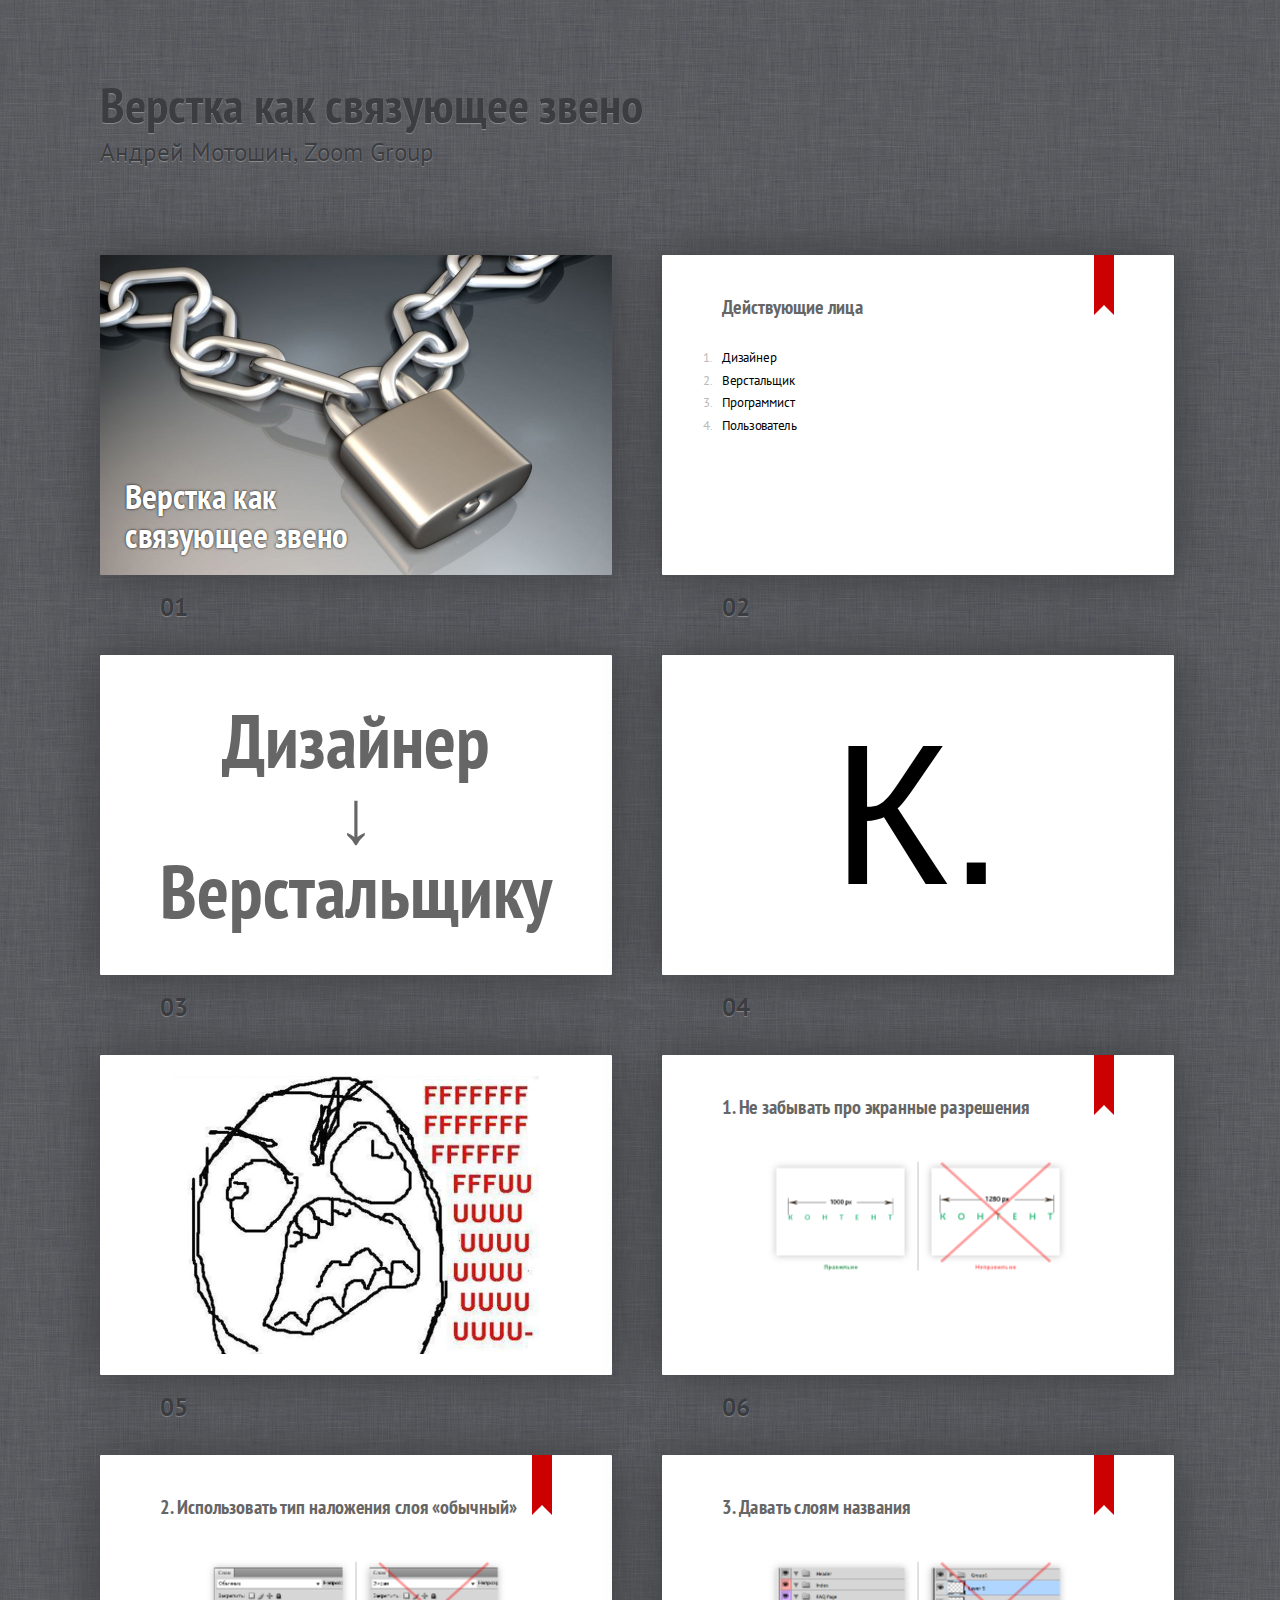
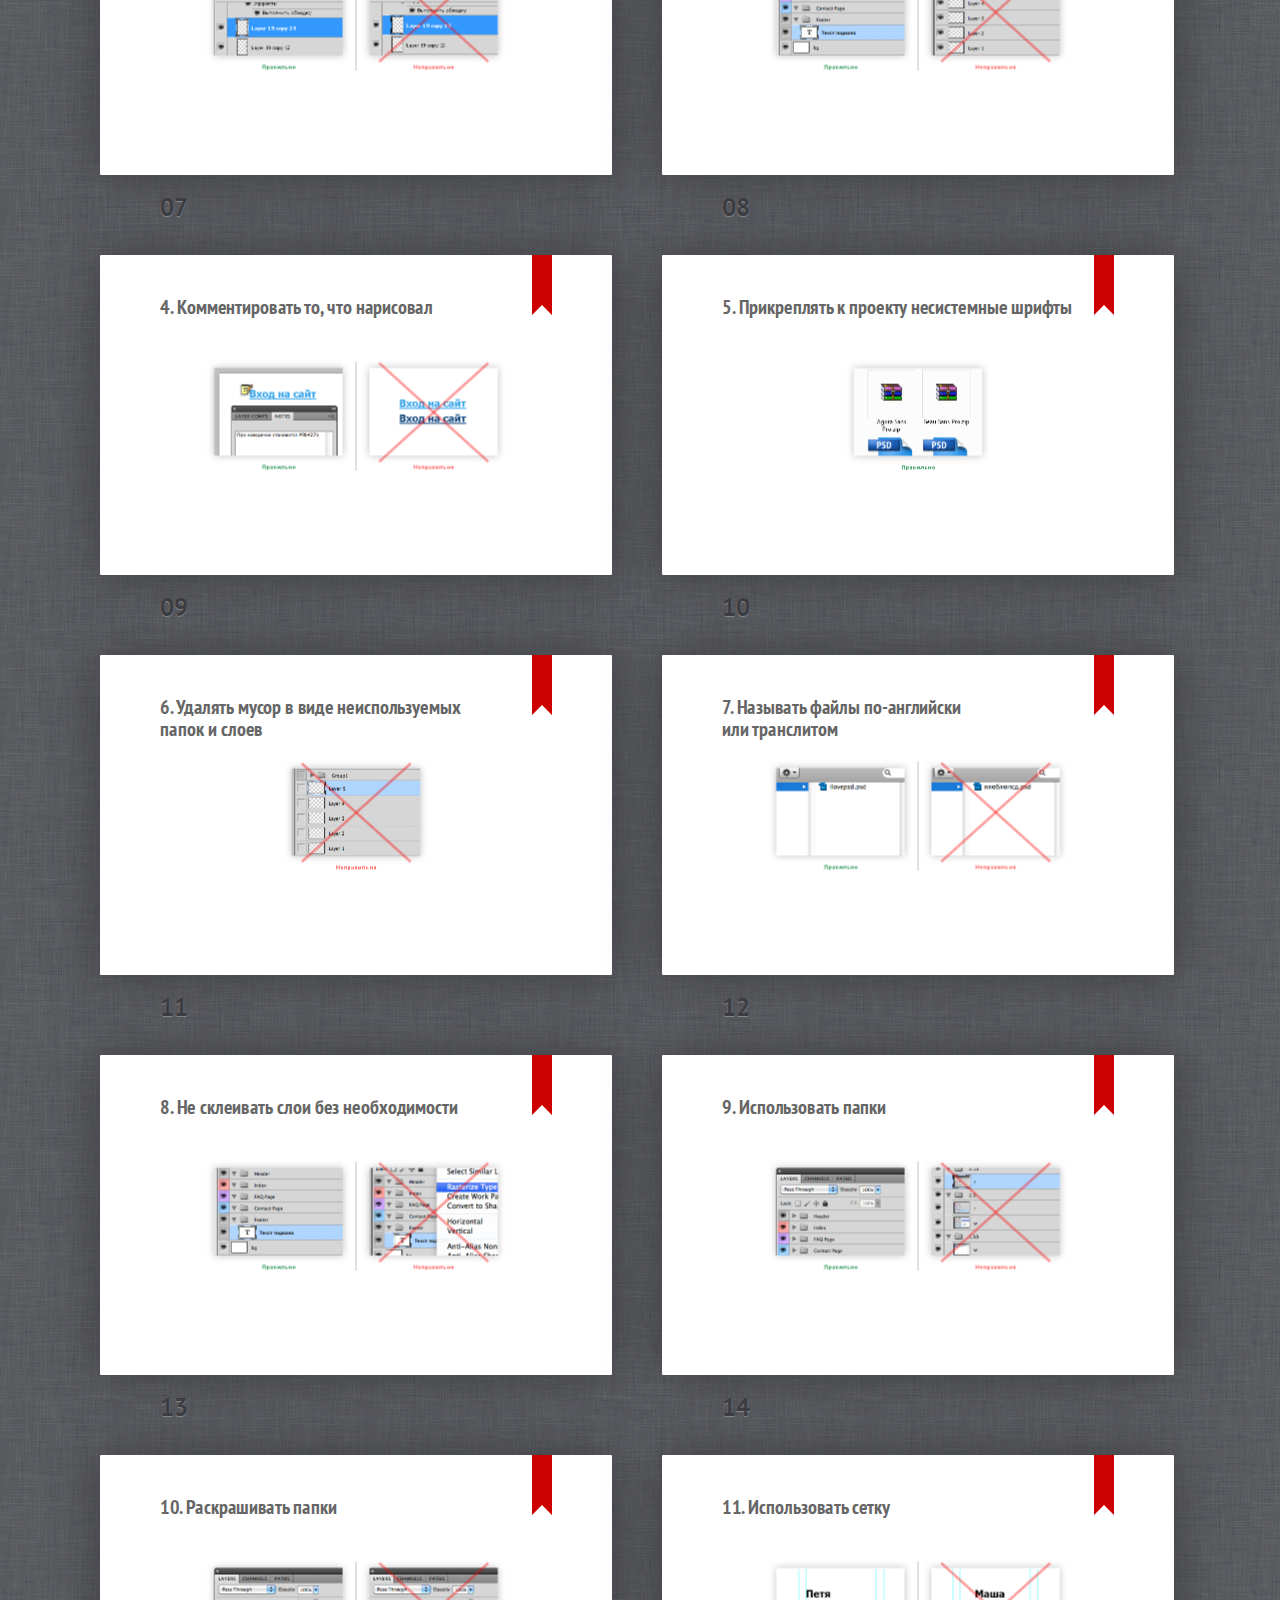
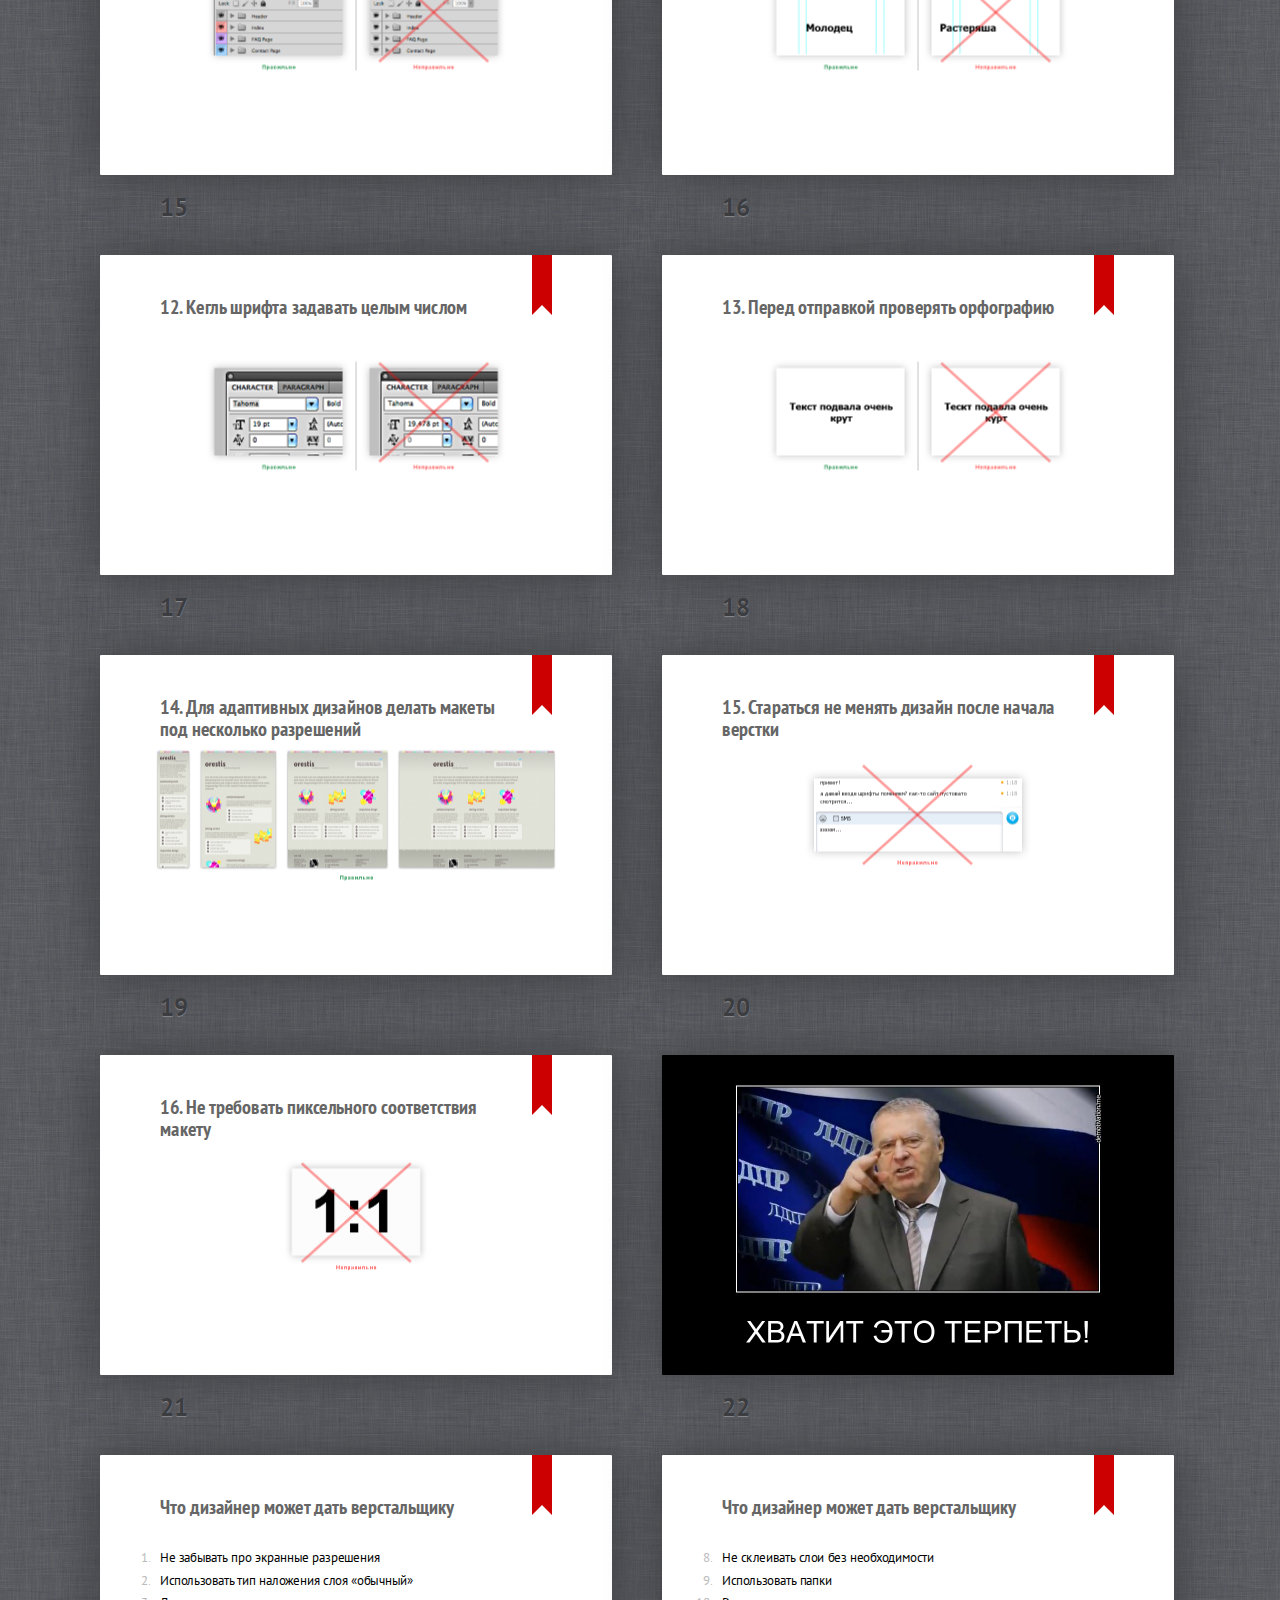
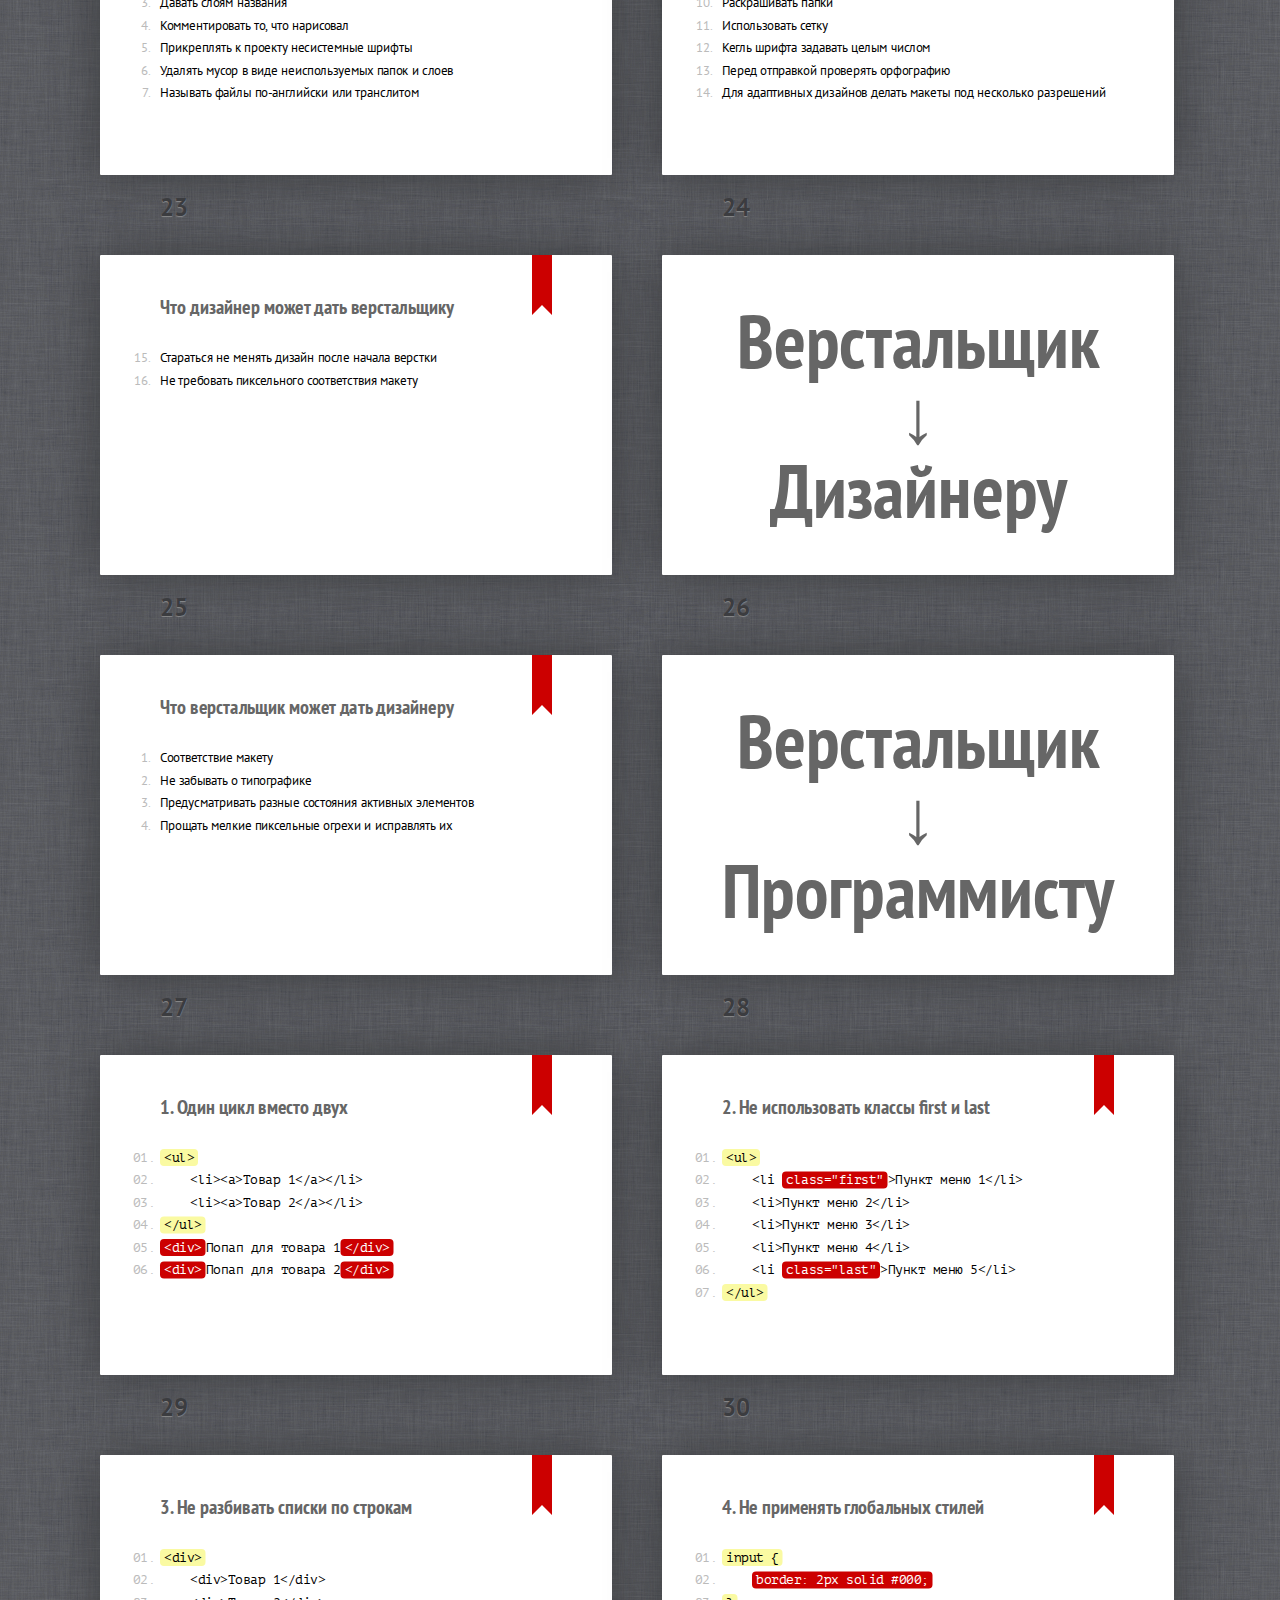
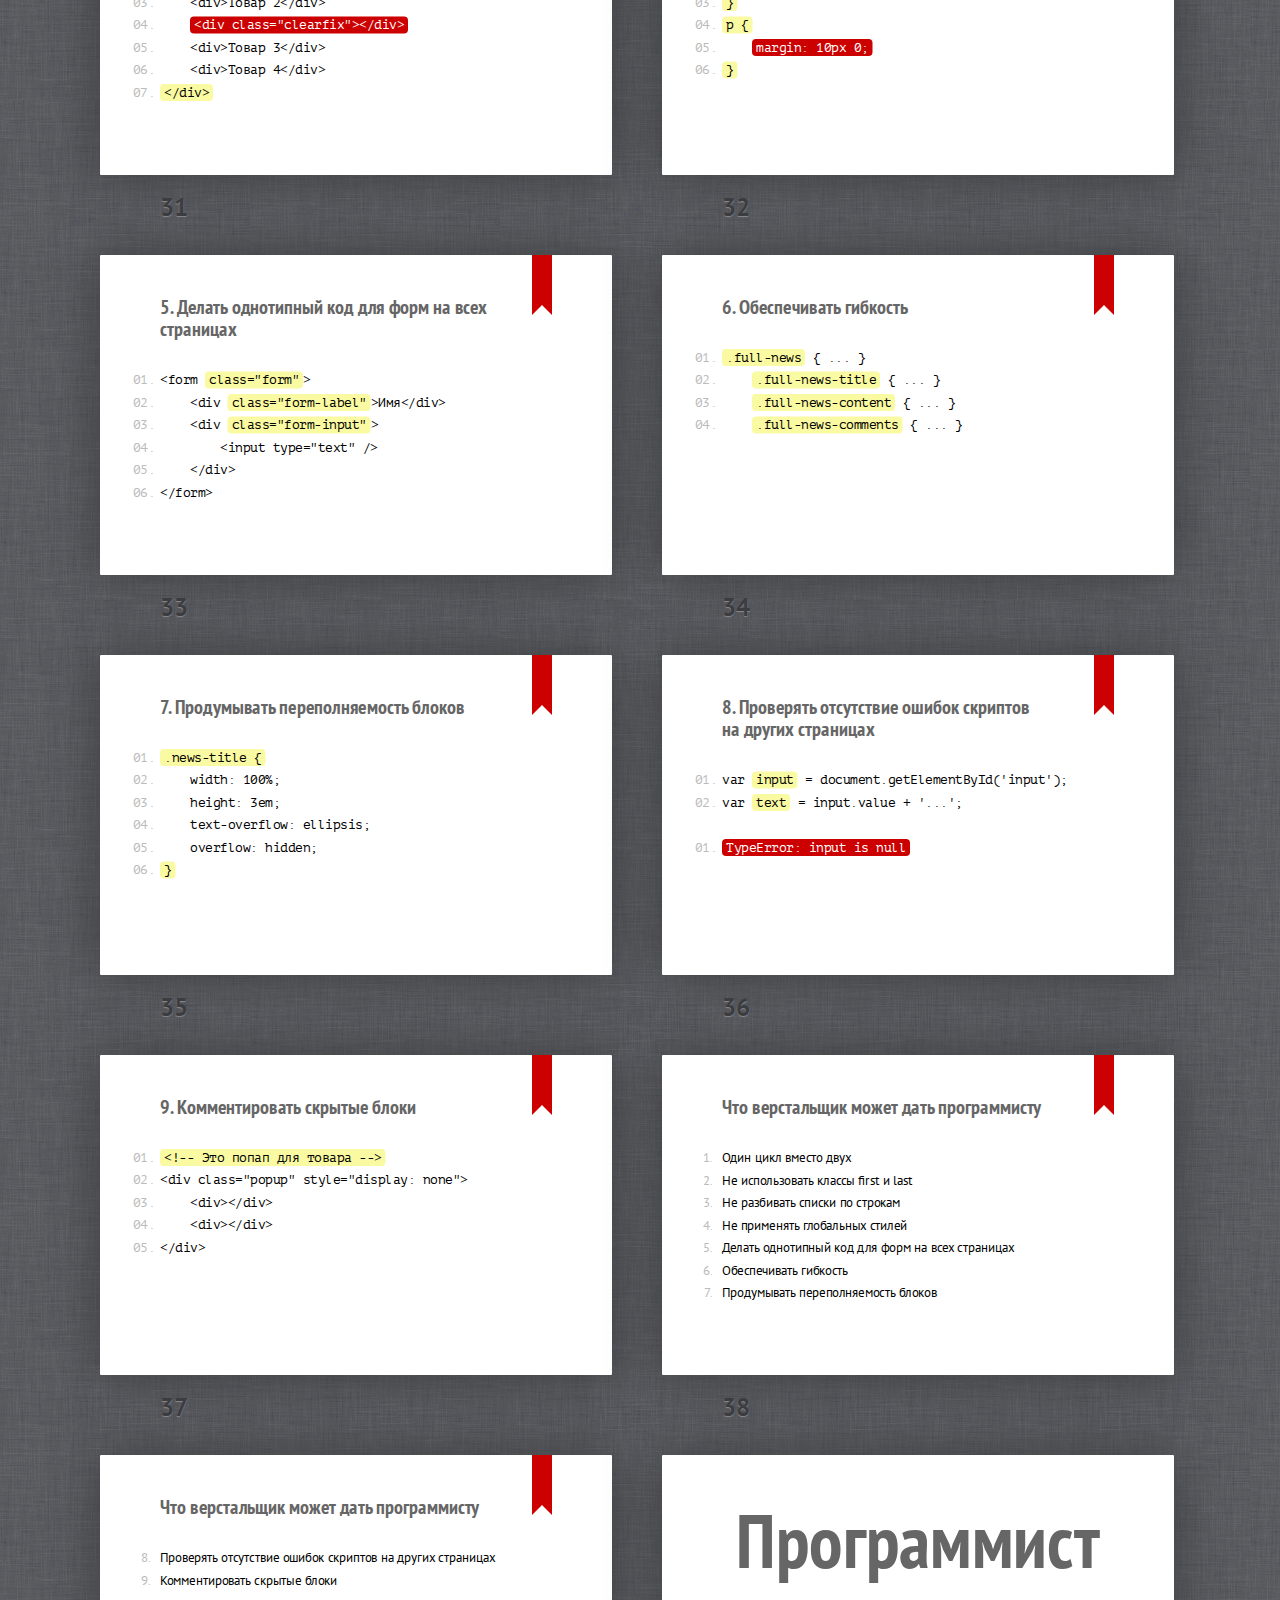
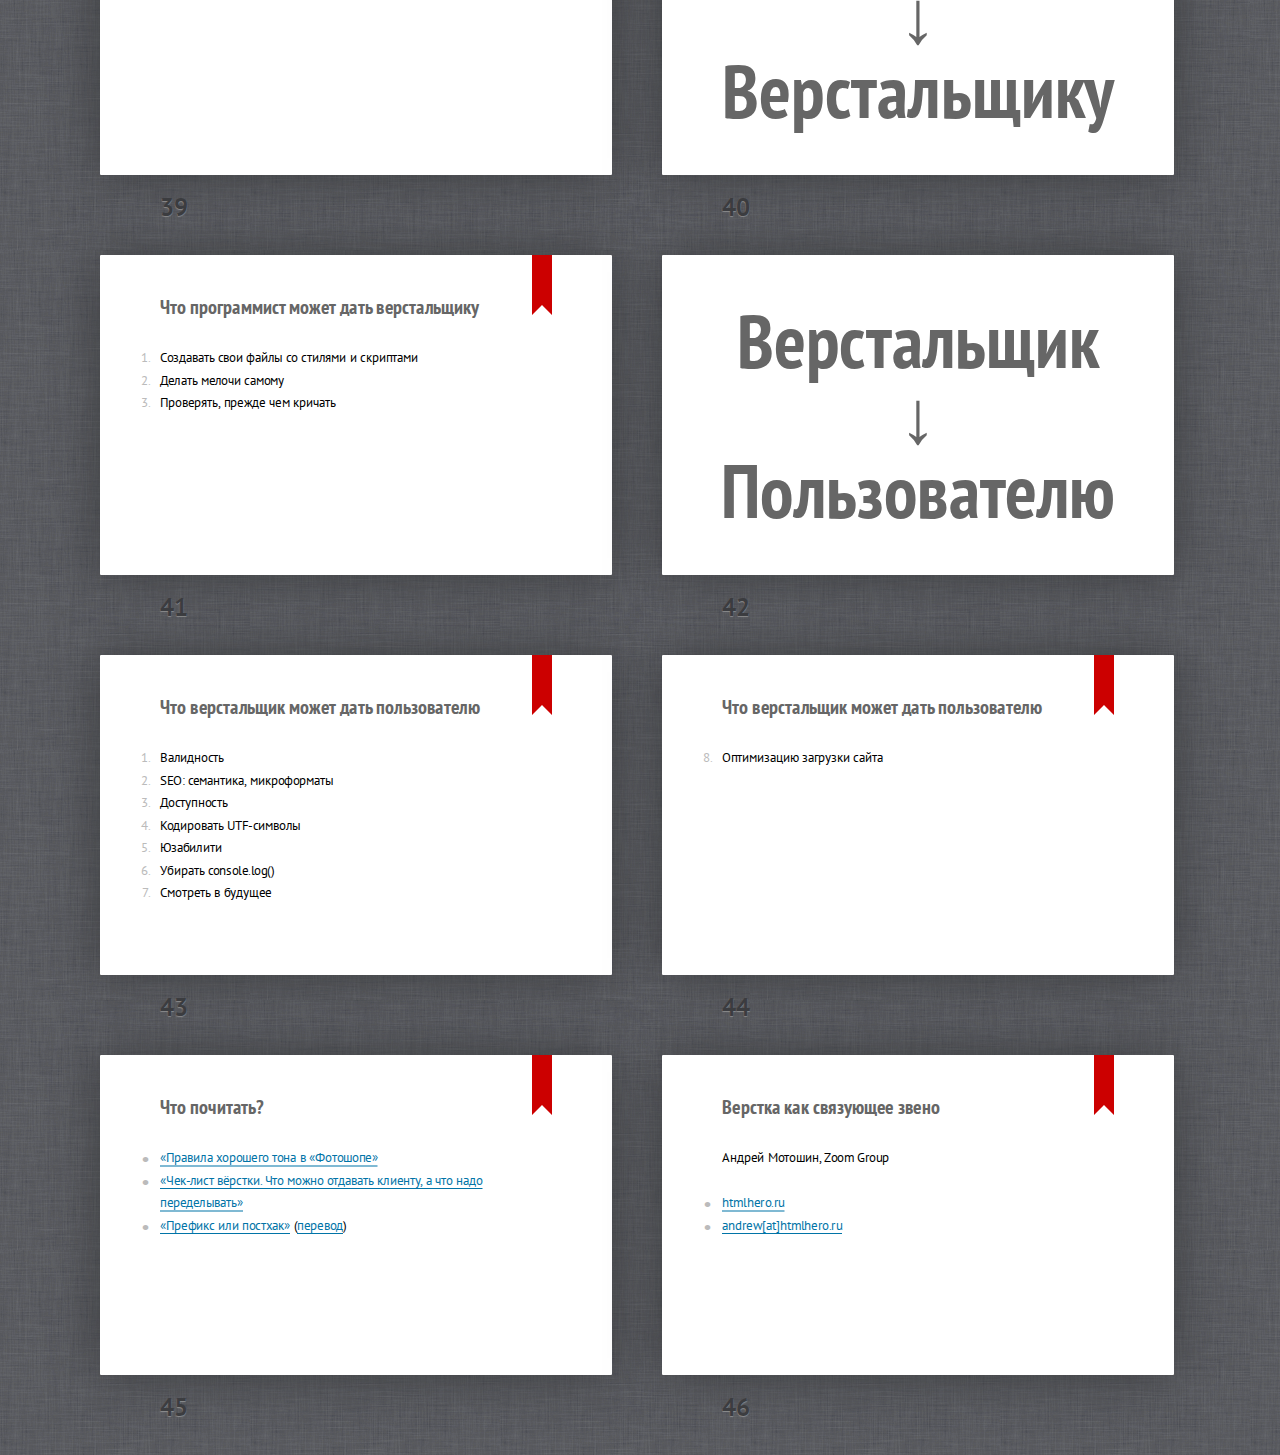
<file: index.html>
<!DOCTYPE HTML>
<html lang="ru-RU">
<head>
	<title>Верстка как связующее звено</title>
	<meta charset="UTF-8" />
	<meta name="viewport" content="width=1274, user-scalable=no" />
	<link rel="stylesheet" href="themes/ribbon/styles/style.css" />
	<style>
		#Cover h2 {
			width: 500px;
			font-size: 70px;
			color: #fff;
			text-shadow: 0 0 5px #000;
			position: absolute;
			bottom: 40px;
			left: 50px;
		}
		#Key h2 {
			font-family: Arial, sans-serif;
			font-size: 400px;
			font-weight: normal;
			color: #000;
		}
	</style>
</head>
<body class="list">

	<header class="caption">
		<h1>Верстка как связующее звено</h1>
		<p>Андрей Мотошин, Zoom Group</p>
	</header>
	<div class="slide bg" id="Cover">
		<div>
			<section>
				<header>
					<h2>Верстка как связующее звено</h2>
				</header>
				<img src="images/cover.jpg" alt="" />
			</section>
		</div>
	</div>

	<div class="slide" id="SitePeople">
		<div>
			<section>
				<header>
					<h2>Действующие лица</h2>
				</header>
				<ol>
					<li>Дизайнер</li>
					<li>Верстальщик</li>
					<li>Программист</li>
					<li>Пользователь</li>
				</ol>
			</section>
		</div>
	</div>

	<div class="slide shout" id="DesingToMarkupCover">
		<div>
			<section>
				<header>
					<h2>Дизайнер<br />&darr;<br />Верстальщику</h2>
				</header>
			</section>
		</div>
	</div>
	<div class="slide shout" id="Key">
		<div>
			<section>
				<header>
					<h2>К.</h2>
				</header>
			</section>
		</div>
	</div>
	<div class="slide bg" id="FffUuu">
		<div>
			<section>
				<img src="images/fffuuu.jpg" alt="" />
			</section>
		</div>
	</div>
	<div class="slide" id="DesignToMarkup1">
		<div>
			<section>
				<header>
					<h2>1. Не забывать про экранные разрешения</h2>
				</header>
				<img class="middle" src="images/dtm1.png" alt="" />
			</section>
		</div>
	</div>
	<div class="slide" id="DesignToMarkup2">
		<div>
			<section>
				<header>
					<h2>2. Использовать тип наложения слоя &laquo;обычный&raquo;</h2>
				</header>
				<img class="middle" src="images/dtm2.png" alt="" />
			</section>
		</div>
	</div>
	<div class="slide" id="DesignToMarkup3">
		<div>
			<section>
				<header>
					<h2>3. Давать слоям названия</h2>
				</header>
				<img class="middle" src="images/dtm3.png" alt="" />
			</section>
		</div>
	</div>
	<div class="slide" id="DesignToMarkup4">
		<div>
			<section>
				<header>
					<h2>4. Комментировать то, что нарисовал</h2>
				</header>
				<img class="middle" src="images/dtm4.png" alt="" />
			</section>
		</div>
	</div>
	<div class="slide" id="DesignToMarkup5">
		<div>
			<section>
				<header>
					<h2>5. Прикреплять к проекту несистемные шрифты</h2>
				</header>
				<img class="middle" src="images/dtm5.png" alt="" />
			</section>
		</div>
	</div>
	<div class="slide" id="DesignToMarkup6">
		<div>
			<section>
				<header>
					<h2>6. Удалять мусор в виде неиспользуемых<br />папок и слоев</h2>
				</header>
				<img class="middle" src="images/dtm6.png" alt="" />
			</section>
		</div>
	</div>
	<div class="slide" id="DesignToMarkup7">
		<div>
			<section>
				<header>
					<h2>7. Называть файлы по-английски<br />или транслитом</h2>
				</header>
				<img class="middle" src="images/dtm7.png" alt="" />
			</section>
		</div>
	</div>
	<div class="slide" id="DesignToMarkup8">
		<div>
			<section>
				<header>
					<h2>8. Не склеивать слои без необходимости</h2>
				</header>
				<img class="middle" src="images/dtm8.png" alt="" />
			</section>
		</div>
	</div>
	<div class="slide" id="DesignToMarkup9">
		<div>
			<section>
				<header>
					<h2>9. Использовать папки</h2>
				</header>
				<img class="middle" src="images/dtm9.png" alt="" />
			</section>
		</div>
	</div>
	<div class="slide" id="DesignToMarkup10">
		<div>
			<section>
				<header>
					<h2>10. Раскрашивать папки</h2>
				</header>
				<img class="middle" src="images/dtm10.png" alt="" />
			</section>
		</div>
	</div>
	<div class="slide" id="DesignToMarkup11">
		<div>
			<section>
				<header>
					<h2>11. Использовать сетку</h2>
				</header>
				<img class="middle" src="images/dtm11.png" alt="" />
			</section>
		</div>
	</div>
	<div class="slide" id="DesignToMarkup12">
		<div>
			<section>
				<header>
					<h2>12. Кегль шрифта задавать целым числом</h2>
				</header>
				<img class="middle" src="images/dtm12.png" alt="" />
			</section>
		</div>
	</div>
	<div class="slide" id="DesignToMarkup13">
		<div>
			<section>
				<header>
					<h2>13. Перед отправкой проверять орфографию</h2>
				</header>
				<img class="middle" src="images/dtm13.png" alt="" />
			</section>
		</div>
	</div>
	<div class="slide" id="DesignToMarkup14">
		<div>
			<section>
				<header>
					<h2>14. Для адаптивных дизайнов делать макеты<br />под несколько разрешений</h2>
				</header>
				<img class="middle" src="images/dtm14.png" alt="" />
			</section>
		</div>
	</div>
	<div class="slide" id="DesignToMarkup15">
		<div>
			<section>
				<header>
					<h2>15. Стараться не менять дизайн после начала верстки</h2>
				</header>
				<img class="middle" src="images/dtm15.png" alt="" />
			</section>
		</div>
	</div>
	<div class="slide" id="DesignToMarkup16">
		<div>
			<section>
				<header>
					<h2>16. Не требовать пиксельного соответствия<br />макету</h2>
				</header>
				<img class="middle" src="images/dtm16.png" alt="" />
			</section>
		</div>
	</div>
	<div class="slide bg" id="Enough">
		<div>
			<section>
				<img src="images/enough.jpg" alt="" />
			</section>
		</div>
	</div>
	<div class="slide" id="DesignToMarkupTotal1">
		<div>
			<section>
				<header>
					<h2>Что дизайнер может дать верстальщику</h2>
				</header>
				<ol>
					<li>Не забывать про экранные разрешения</li>
					<li>Использовать тип наложения слоя &laquo;обычный&raquo;</li>
					<li>Давать слоям названия</li>
					<li>Комментировать то, что нарисовал</li>
					<li>Прикреплять к проекту несистемные шрифты</li>
					<li>Удалять мусор в виде неиспользуемых папок и слоев</li>
					<li>Называть файлы по-английски или транслитом</li>
				</ol>
			</section>
		</div>
	</div>
	<div class="slide" id="DesignToMarkupTotal2">
		<div>
			<section>
				<header>
					<h2>Что дизайнер может дать верстальщику</h2>
				</header>
				<ol start="7">
					<li>Не склеивать слои без необходимости</li>
					<li>Использовать папки</li>
					<li>Раскрашивать папки</li>
					<li>Использовать сетку</li>
					<li>Кегль шрифта задавать целым числом</li>
					<li>Перед отправкой проверять орфографию</li>
					<li>Для адаптивных дизайнов делать макеты под несколько разрешений</li>
				</ol>
			</section>
		</div>
	</div>
	<div class="slide" id="DesignToMarkupTotal3">
		<div>
			<section>
				<header>
					<h2>Что дизайнер может дать верстальщику</h2>
				</header>
				<ol start="14">
					<li>Стараться не менять дизайн после начала верстки</li>
					<li>Не требовать пиксельного соответствия макету</li>
				</ol>
			</section>
		</div>
	</div>

	<div class="slide shout" id="MarkupToDesignCover">
		<div>
			<section>
				<header>
					<h2>Верстальщик<br />&darr;<br />Дизайнеру</h2>
				</header>
			</section>
		</div>
	</div>
	<div class="slide" id="MarkupToDesign1">
		<div>
			<section>
				<header>
					<h2>Что верстальщик может дать дизайнеру</h2>
				</header>
				<ol class="inner">
					<li class="active">Соответствие макету</li>
					<li>Не забывать о типографике</li>
					<li>Предусматривать разные состояния активных элементов</li>
					<li>Прощать мелкие пиксельные огрехи и исправлять их</li>
				</ol>
			</section>
		</div>
	</div>

	<div class="slide shout" id="MarkupToProgrammingCover">
		<div>
			<section>
				<header>
					<h2>Верстальщик<br />&darr;<br />Программисту</h2>
				</header>
			</section>
		</div>
	</div>
	<div class="slide" id="MarkupToProgramming1">
		<div>
			<section>
				<header>
					<h2>1. Один цикл вместо двух</h2>
				</header>
				<pre>
					<code><mark>&lt;ul&gt;</mark></code>
					<code>    &lt;li&gt;&lt;a&gt;Товар 1&lt;/a&gt;&lt;/li&gt;</code>
					<code>    &lt;li&gt;&lt;a&gt;Товар 2&lt;/a&gt;&lt;/li&gt;</code>
					<code><mark>&lt;/ul&gt;</mark></code>
					<code><mark class="important">&lt;div&gt;</mark>Попап для товара 1<mark class="important">&lt;/div&gt;</mark></code>
					<code><mark class="important">&lt;div&gt;</mark>Попап для товара 2<mark class="important">&lt;/div&gt;</mark></code>
				</pre>
			</section>
		</div>
	</div>
	<div class="slide" id="MarkupToProgramming2">
		<div>
			<section>
				<header>
					<h2>2. Не использовать классы first и last</h2>
				</header>
				<pre>
					<code><mark>&lt;ul&gt;</mark></code>
					<code>    &lt;li <mark class="important">class="first"</mark>&gt;Пункт меню 1&lt;/li&gt;</code>
					<code>    &lt;li&gt;Пункт меню 2&lt;/li&gt;</code>
					<code>    &lt;li&gt;Пункт меню 3&lt;/li&gt;</code>
					<code>    &lt;li&gt;Пункт меню 4&lt;/li&gt;</code>
					<code>    &lt;li <mark class="important">class="last"</mark>&gt;Пункт меню 5&lt;/li&gt;</code>
					<code><mark>&lt;/ul&gt;</mark></code>
				</pre>
			</section>
		</div>
	</div>
	<div class="slide" id="MarkupToProgramming3">
		<div>
			<section>
				<header>
					<h2>3. Не разбивать списки по строкам</h2>
				</header>
				<pre>
					<code><mark>&lt;div&gt;</mark></code>
					<code>    &lt;div&gt;Товар 1&lt;/div&gt;</code>
					<code>    &lt;div&gt;Товар 2&lt;/div&gt;</code>
					<code>    <mark class="important">&lt;div class="clearfix">&lt;/div&gt;</mark></code>
					<code>    &lt;div&gt;Товар 3&lt;/div&gt;</code>
					<code>    &lt;div&gt;Товар 4&lt;/div&gt;</code>
					<code><mark>&lt;/div&gt;</mark></code>
				</pre>
			</section>
		</div>
	</div>
	<div class="slide" id="MarkupToProgramming4">
		<div>
			<section>
				<header>
					<h2>4. Не применять глобальных стилей</h2>
				</header>
				<pre>
					<code><mark>input {</mark></code>
					<code>    <mark class="important">border: 2px solid #000;</mark></code>
					<code><mark>}</mark></code>
					<code><mark>p {</mark></code>
					<code>    <mark class="important">margin: 10px 0;</mark></code>
					<code><mark>}</mark></code>
				</pre>
			</section>
		</div>
	</div>
	<div class="slide" id="MarkupToProgramming5">
		<div>
			<section>
				<header>
					<h2>5. Делать однотипный код для форм на всех страницах</h2>
				</header>
				<pre>
					<code>&lt;form <mark>class="form"</mark>&gt;</code>
					<code>    &lt;div <mark>class="form-label"</mark>&gt;Имя&lt;/div&gt;</code>
					<code>    &lt;div <mark>class="form-input"</mark>&gt;</code>
					<code>        &lt;input type="text" /&gt;</code>
					<code>    &lt;/div&gt;</code>
					<code>&lt;/form&gt;</code>
				</pre>
			</section>
		</div>
	</div>
	<div class="slide" id="MarkupToProgramming6">
		<div>
			<section>
				<header>
					<h2>6. Обеспечивать гибкость</h2>
				</header>
				<pre>
					<code><mark>.full-news</mark> { ... }</code>
					<code>    <mark>.full-news-title</mark> { ... }</code>
					<code>    <mark>.full-news-content</mark> { ... }</code>
					<code>    <mark>.full-news-comments</mark> { ... }</code>
				</pre>
			</section>
		</div>
	</div>
	<div class="slide" id="MarkupToProgramming7">
		<div>
			<section>
				<header>
					<h2>7. Продумывать переполняемость блоков</h2>
				</header>
				<pre>
					<code><mark>.news-title {</mark></code>
					<code>    width: 100%;</code>
					<code>    height: 3em;</code>
					<code>    text-overflow: ellipsis;</code>
					<code>    overflow: hidden;</code>
					<code><mark>}</mark></code>
				</pre>
			</section>
		</div>
	</div>
	<div class="slide" id="MarkupToProgramming8">
		<div>
			<section>
				<header>
					<h2>8. Проверять отсутствие ошибок скриптов<br />на других страницах</h2>
				</header>
				<pre>
					<code>var <mark>input</mark> = document.getElementById('input');</code>
					<code>var <mark>text</mark> = input.value + '...';</code>
				</pre>
				<pre>
					<code><mark class="important">TypeError: input is null</mark></code>
				</pre>
			</section>
		</div>
	</div>
	<div class="slide" id="MarkupToProgramming9">
		<div>
			<section>
				<header>
					<h2>9. Комментировать скрытые блоки</h2>
				</header>
				<pre>
					<code><mark>&lt;!-- Это попап для товара --&gt;</mark></code>
					<code>&lt;div class="popup" style="display: none"&gt;</code>
					<code>    &lt;div&gt;&lt;/div&gt;</code>
					<code>    &lt;div&gt;&lt;/div&gt;</code>
					<code>&lt;/div&gt;</code>
				</pre>
			</section>
		</div>
	</div>
	<div class="slide" id="MarkupToProgrammingTotal1">
		<div>
			<section>
				<header>
					<h2>Что верстальщик может дать программисту</h2>
				</header>
				<ol>
					<li>Один цикл вместо двух</li>
					<li>Не использовать классы first и last</li>
					<li>Не разбивать списки по строкам</li>
					<li>Не применять глобальных стилей</li>
					<li>Делать однотипный код для форм на всех страницах</li>
					<li>Обеспечивать гибкость</li>
					<li>Продумывать переполняемость блоков</li>
				</ol>
			</section>
		</div>
	</div>
	<div class="slide" id="MarkupToProgrammingTotal2">
		<div>
			<section>
				<header>
					<h2>Что верстальщик может дать программисту</h2>
				</header>
				<ol start="7">
					<li>Проверять отсутствие ошибок скриптов на других страницах</li>
					<li>Комментировать скрытые блоки</li>
				</ol>
			</section>
		</div>
	</div>

	<div class="slide shout" id="ProgrammingToMarkupCover">
		<div>
			<section>
				<header>
					<h2>Программист<br />&darr;<br />Верстальщику</h2>
				</header>
			</section>
		</div>
	</div>
	<div class="slide" id="ProgrammingToMarkup1">
		<div>
			<section>
				<header>
					<h2>Что программист может дать верстальщику</h2>
				</header>
				<ol class="inner">
					<li class="active">Создавать свои файлы со стилями и скриптами</li>
					<li>Делать мелочи самому</li>
					<li>Проверять, прежде чем кричать</li>
				</ol>
			</section>
		</div>
	</div>

	<div class="slide shout" id="MarkupToUserCover">
		<div>
			<section>
				<header>
					<h2>Верстальщик<br />&darr;<br />Пользователю</h2>
				</header>
			</section>
		</div>
	</div>
	<div class="slide" id="MarkupToUser1">
		<div>
			<section>
				<header>
					<h2>Что верстальщик может дать пользователю</h2>
				</header>
				<ol class="inner">
					<li class="active">Валидность</li>
					<li>SEO: семантика, микроформаты</li>
					<li>Доступность</li>
					<li>Кодировать UTF-символы</li>
					<li>Юзабилити</li>
					<li>Убирать console.log()</li>
					<li>Смотреть в будущее</li>
				</ol>
			</section>
		</div>
	</div>
	<div class="slide" id="MarkupToUser2">
		<div>
			<section>
				<header>
					<h2>Что верстальщик может дать пользователю</h2>
				</header>
				<ol class="inner" start="7">
					<li class="active">Оптимизацию загрузки сайта</li>
				</ol>
			</section>
		</div>
	</div>

	<div class="slide" id="WhatToRead">
		<div>
			<section>
				<header>
					<h2>Что почитать?</h2>
				</header>
				<ul>
					<li><a href="http://ilovepsd.ru">&laquo;Правила хорошего тона в &laquo;Фотошопе&raquo;</a></li>
					<li><a href="http://habrahabr.ru/blogs/webdev/114256/">&laquo;Чек-лист вёрстки. Что можно отдавать клиенту, а что надо переделывать&raquo;</a></li>
					<li><a href="http://www.alistapart.com/articles/prefix-or-posthack/">&laquo;Префикс или постхак&raquo;</a> (<a href="http://web-standards.ru/articles/prefix-or-posthack/">перевод</a>)</li>
				</ul>
			</section>
		</div>
	</div>

	<div class="slide" id="ThankYou">
		<div>
			<section>
				<header>
					<h2>Верстка как связующее звено</h2>
				</header>
				<p>Андрей Мотошин, Zoom Group</p>
				<ul>
					<li><a href="http://htmlhero.ru">htmlhero.ru</a></li>
					<li><a href="mailto:andrew[at]htmlhero.ru">andrew[at]htmlhero.ru</a></li>
				</ul>
			</section>
		</div>
	</div>

	<script src="scripts/script.js"></script>
	<script>

		var lists = document.querySelectorAll('ol[start]');

		for (var i = 0; i < lists.length; i++) {
			lists[i].style.counterReset = 'list ' + lists[i].getAttribute('start');
		}

	</script>

	<!-- Copyright © 2012 Андрей Мотошин -->

</body>
</html>
</file>
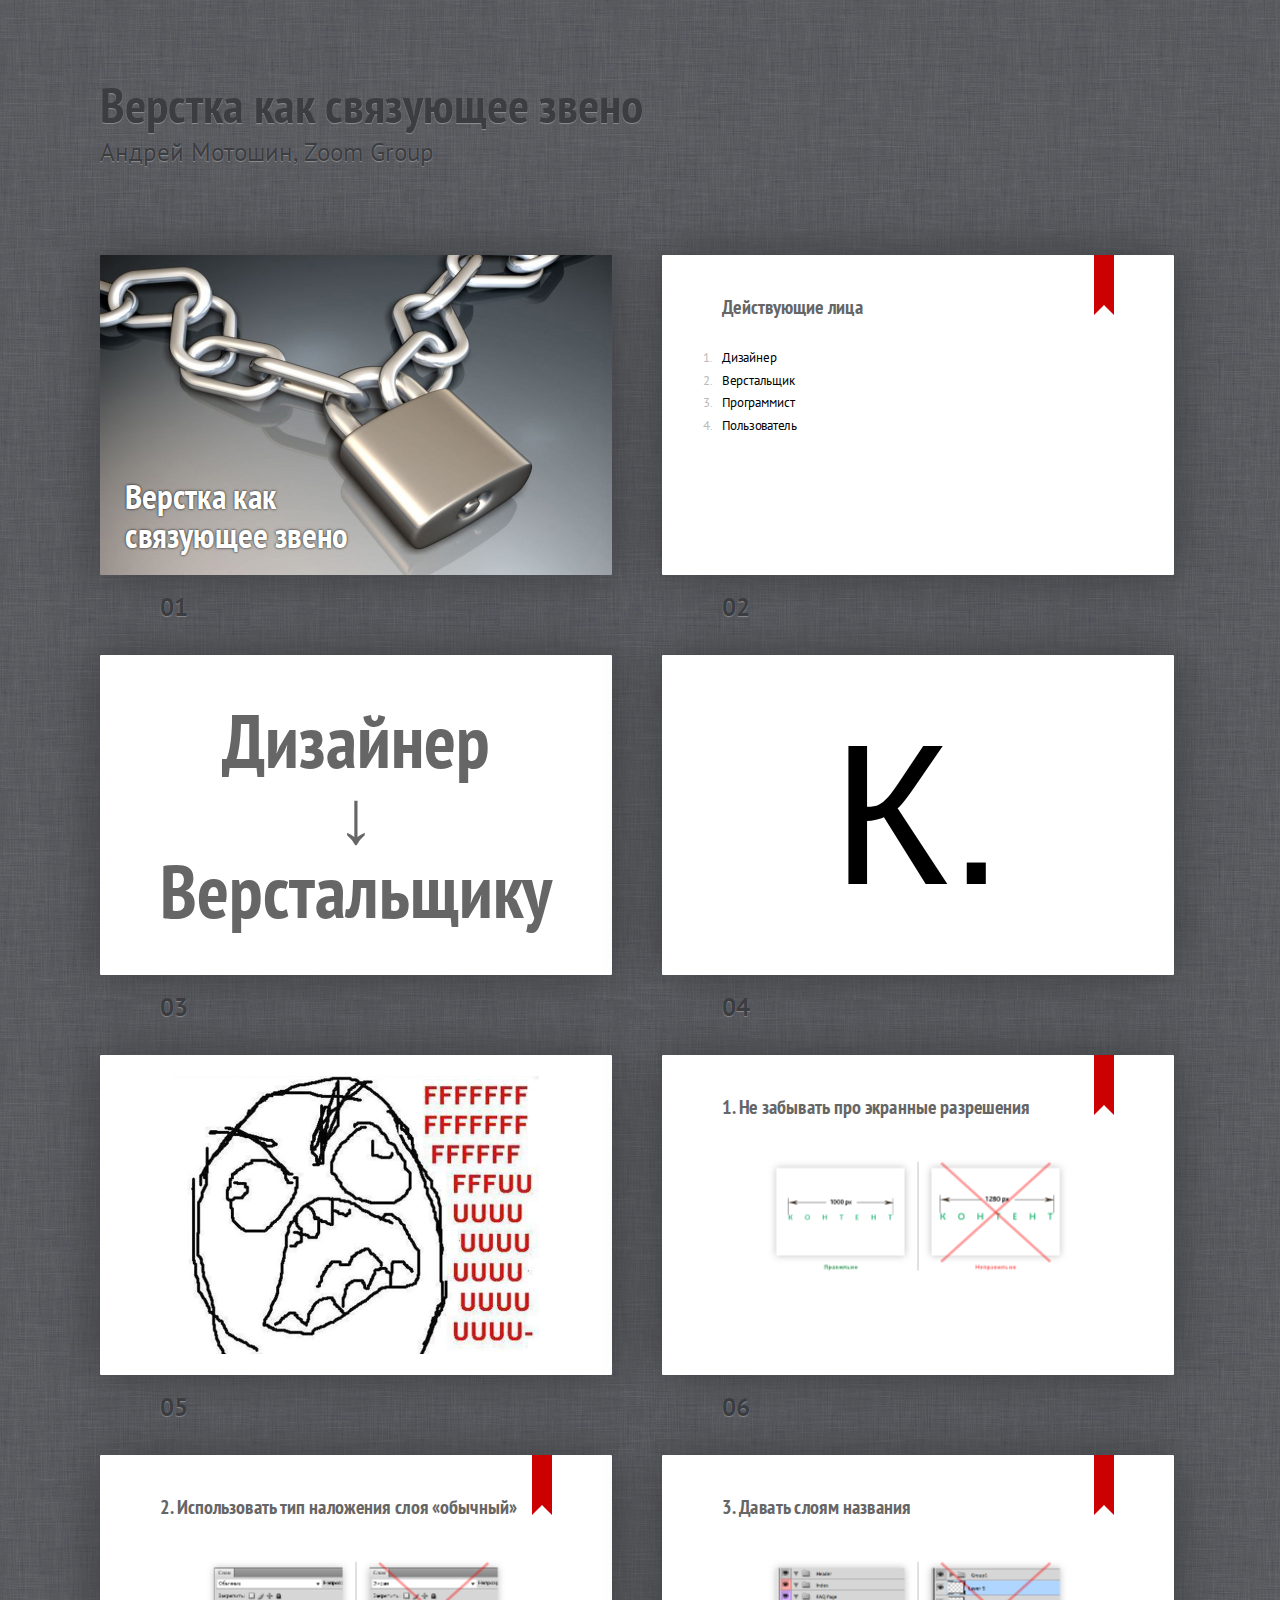
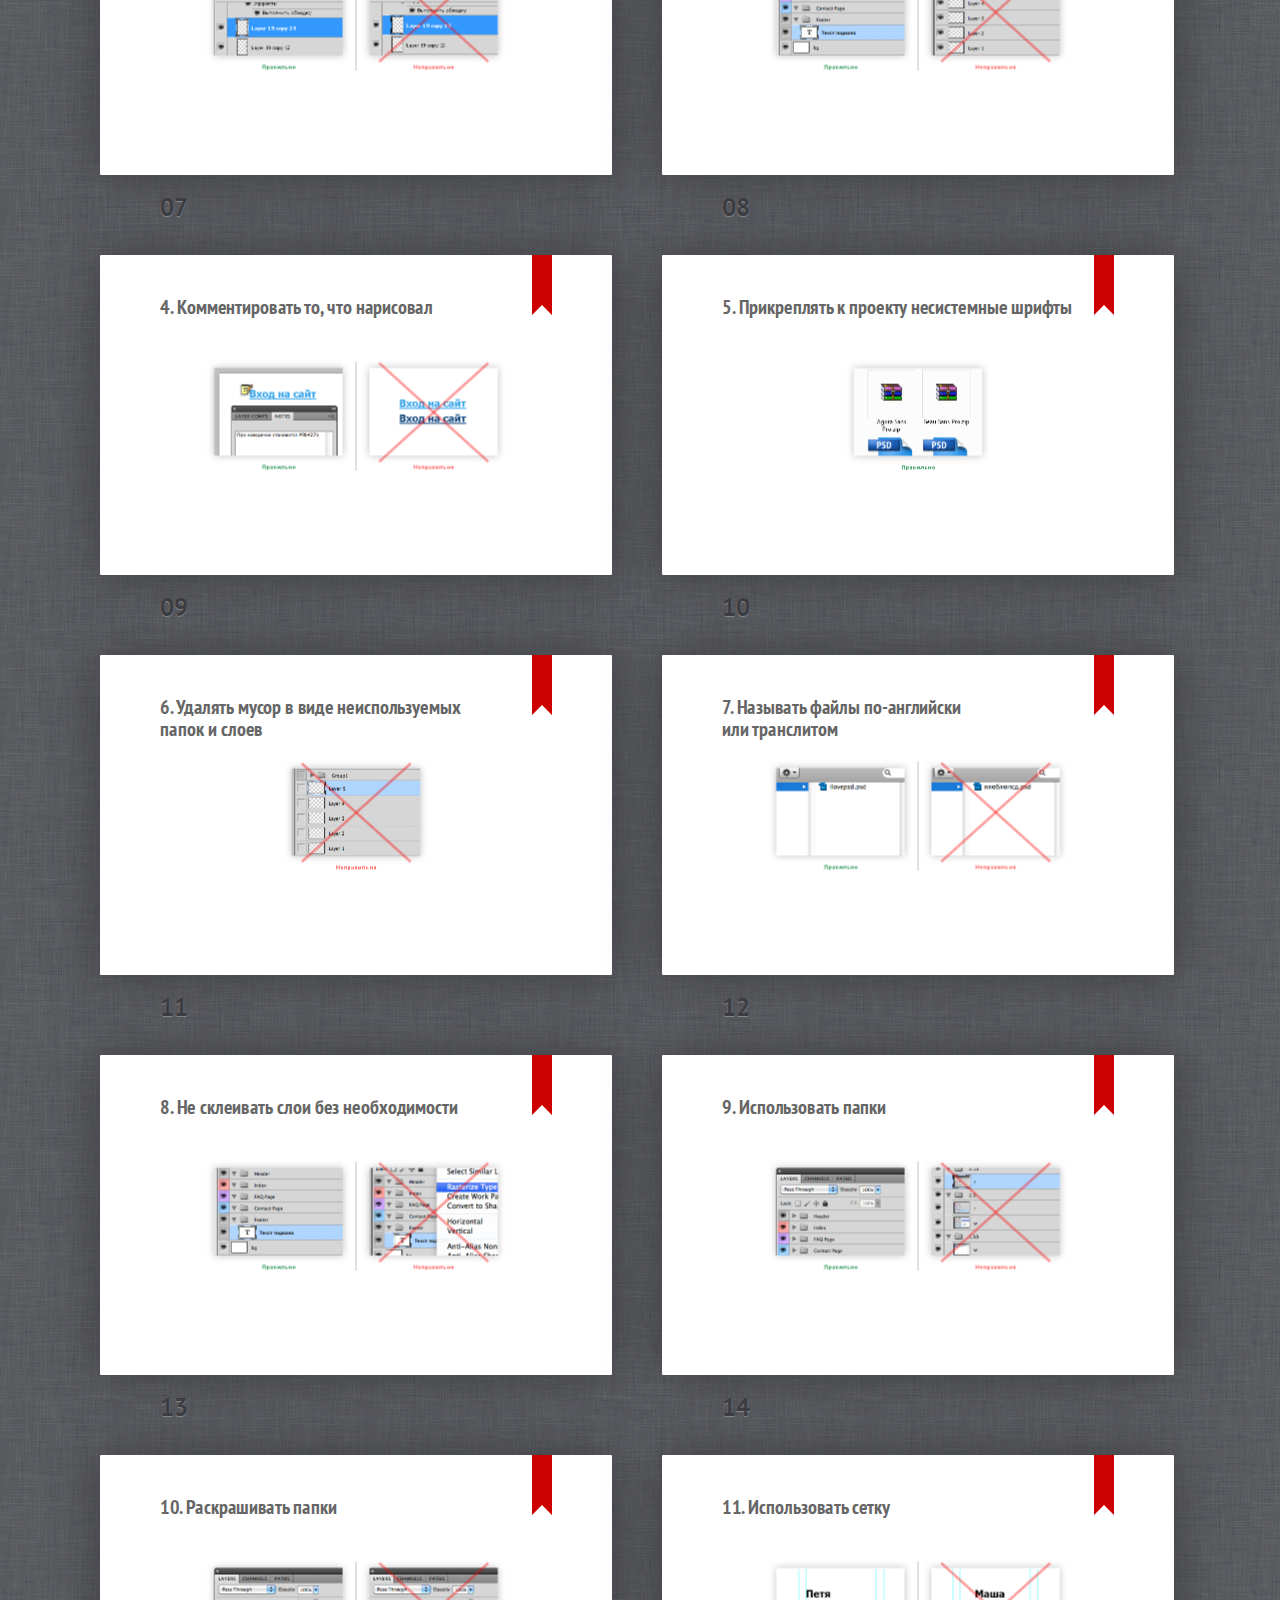
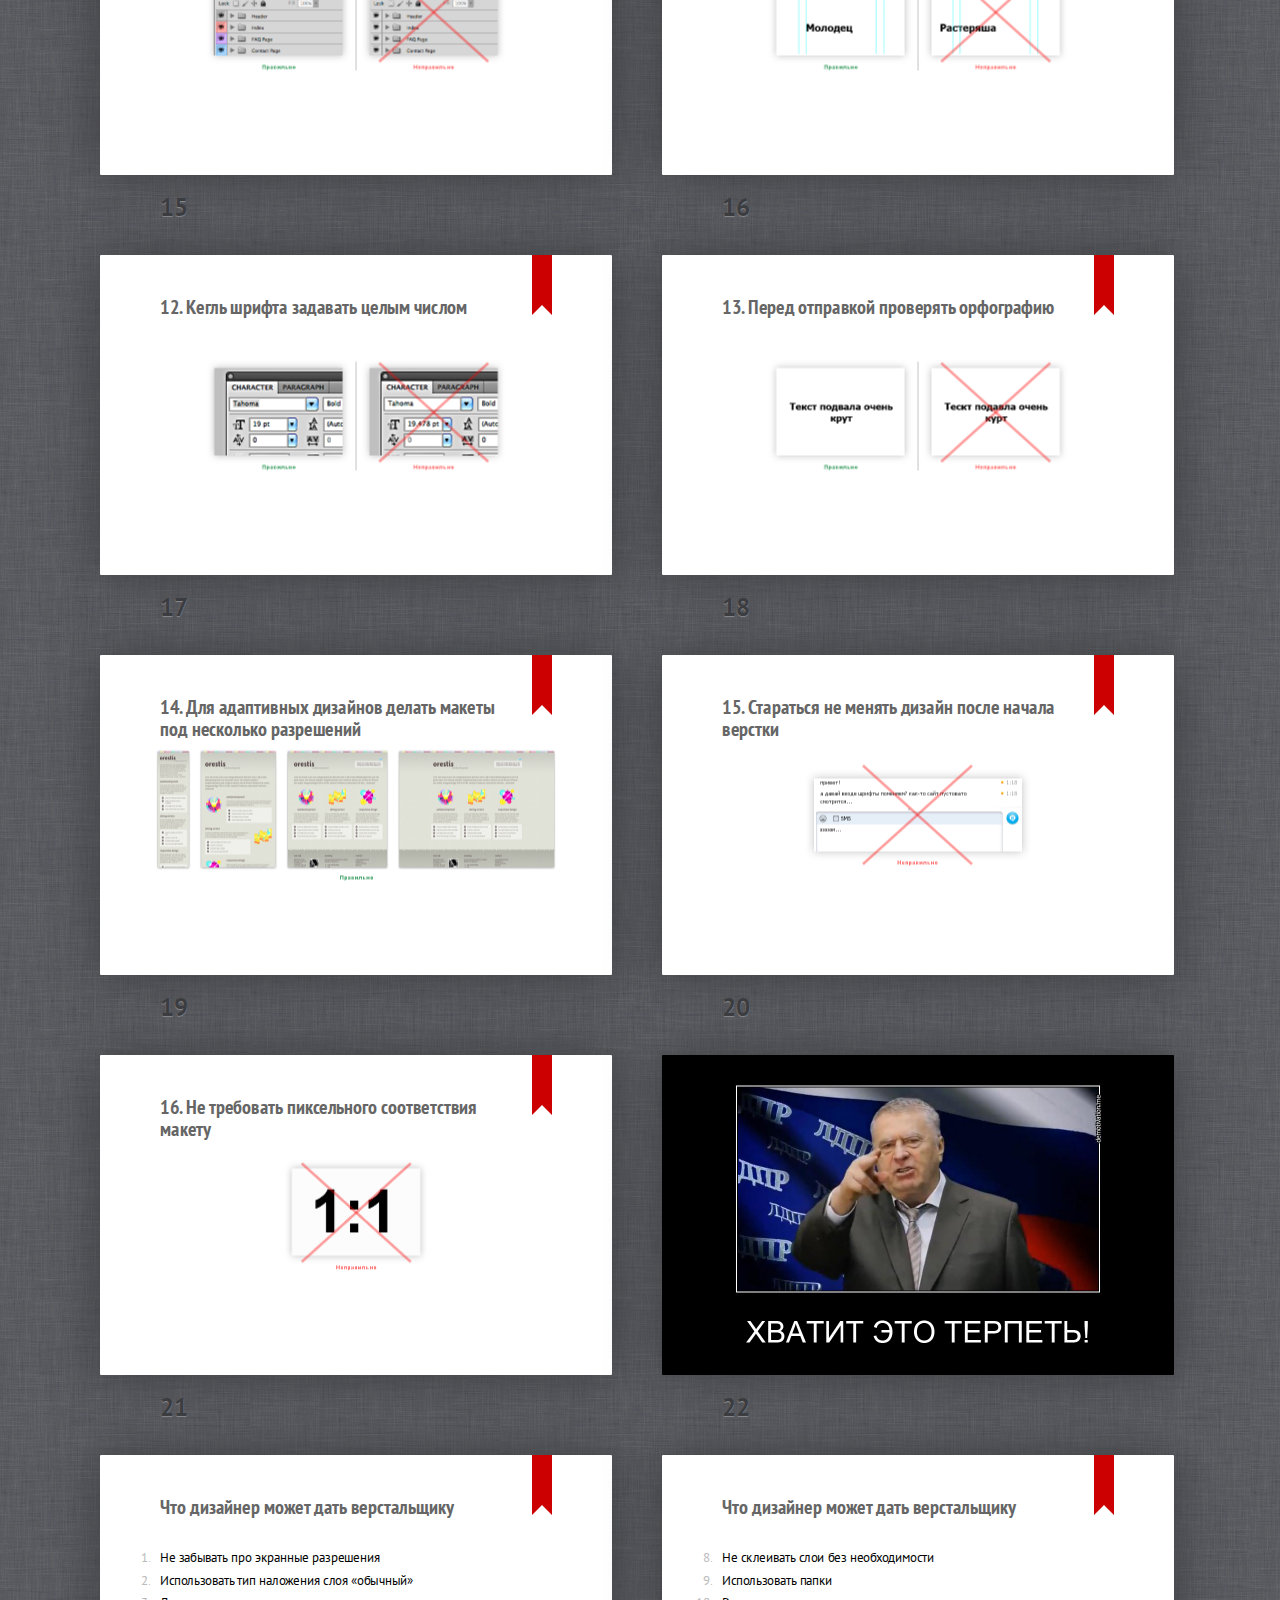
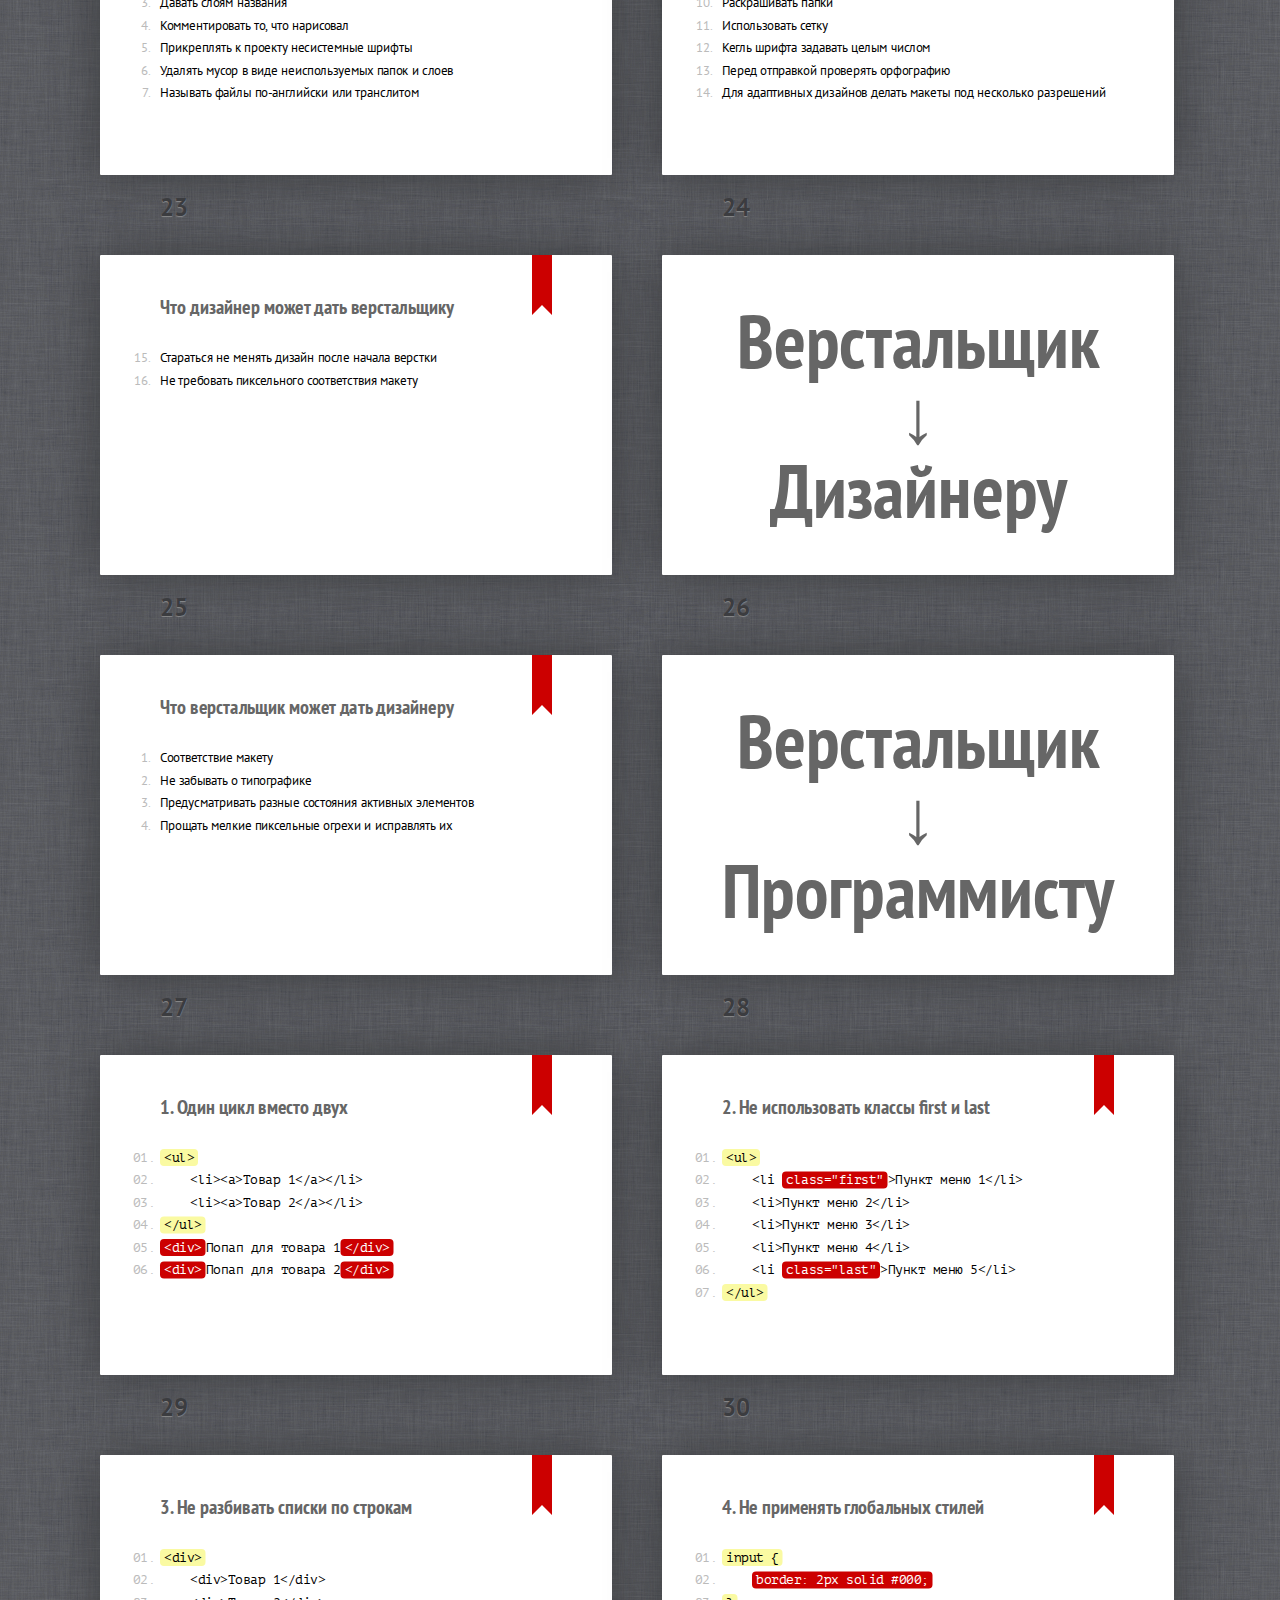
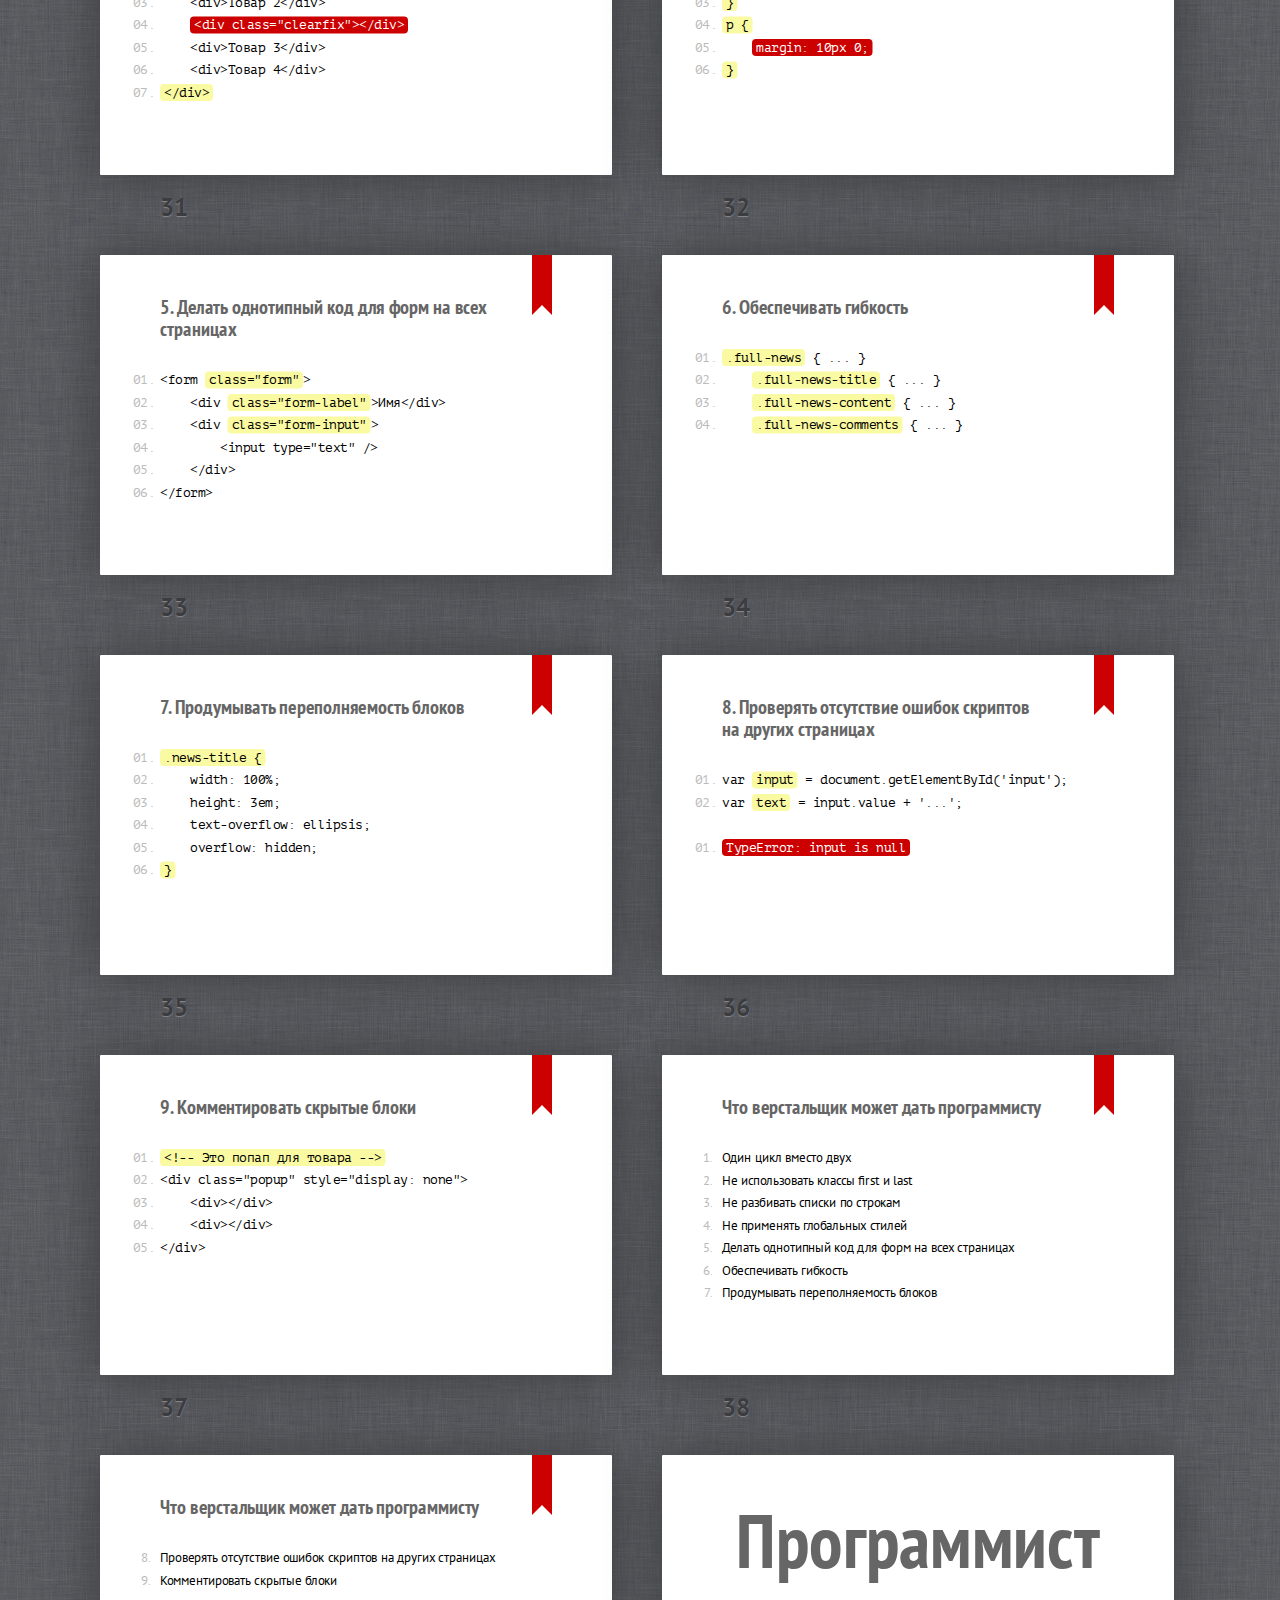
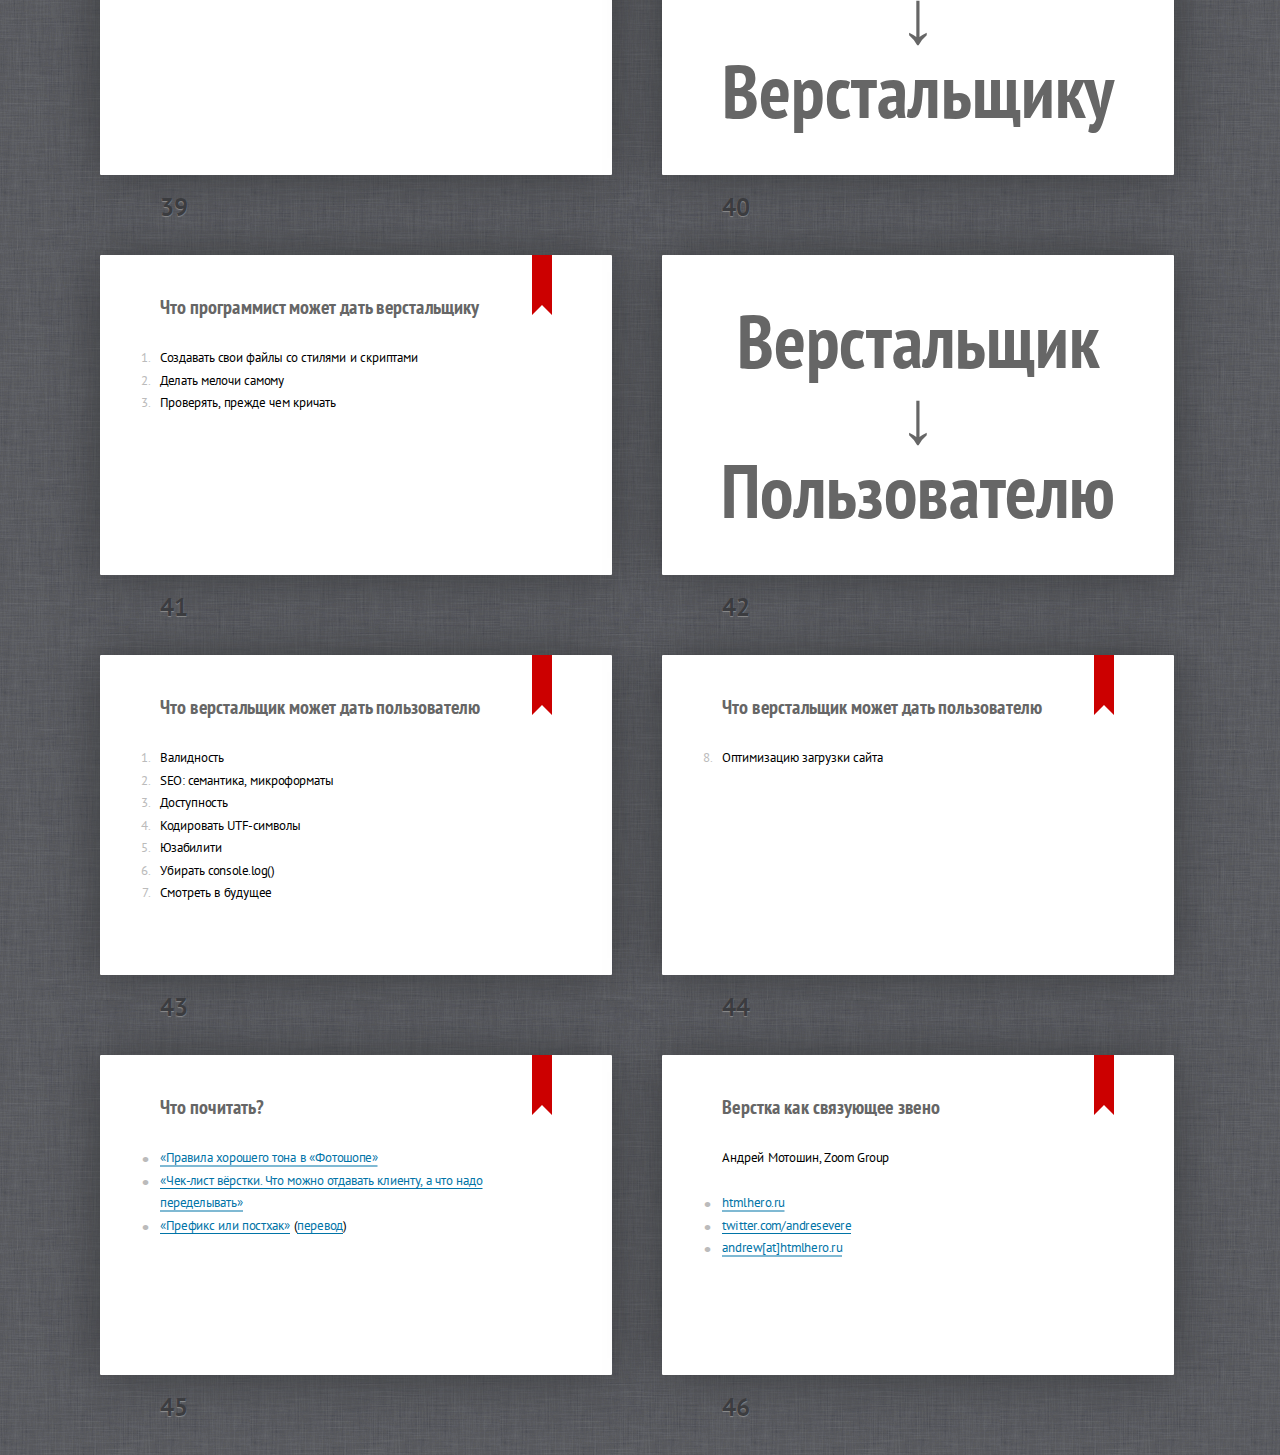
<file: markup-as-the-link/index.html>
<!DOCTYPE HTML>
<html lang="ru-RU">
<head>
	<title>Верстка как связующее звено</title>
	<meta charset="UTF-8" />
	<meta name="viewport" content="width=1274, user-scalable=no" />
	<link rel="stylesheet" href="themes/ribbon/styles/style.css" />
	<style>
		#Cover h2 {
			width: 500px;
			font-size: 70px;
			color: #fff;
			text-shadow: 0 0 5px #000;
			position: absolute;
			bottom: 40px;
			left: 50px;
		}
		#Key h2 {
			font-family: Arial, sans-serif;
			font-size: 400px;
			font-weight: normal;
			color: #000;
		}
	</style>
</head>
<body class="list">

	<header class="caption">
		<h1>Верстка как связующее звено</h1>
		<p>Андрей Мотошин, Zoom Group</p>
	</header>
	<div class="slide bg" id="Cover">
		<div>
			<section>
				<header>
					<h2>Верстка как связующее звено</h2>
				</header>
				<img src="images/cover.jpg" alt="" />
			</section>
		</div>
	</div>

	<div class="slide" id="SitePeople">
		<div>
			<section>
				<header>
					<h2>Действующие лица</h2>
				</header>
				<ol>
					<li>Дизайнер</li>
					<li>Верстальщик</li>
					<li>Программист</li>
					<li>Пользователь</li>
				</ol>
			</section>
		</div>
	</div>

	<div class="slide shout" id="DesingToMarkupCover">
		<div>
			<section>
				<header>
					<h2>Дизайнер<br />&darr;<br />Верстальщику</h2>
				</header>
			</section>
		</div>
	</div>
	<div class="slide shout" id="Key">
		<div>
			<section>
				<header>
					<h2>К.</h2>
				</header>
			</section>
		</div>
	</div>
	<div class="slide bg" id="FffUuu">
		<div>
			<section>
				<img src="images/fffuuu.jpg" alt="" />
			</section>
		</div>
	</div>
	<div class="slide" id="DesignToMarkup1">
		<div>
			<section>
				<header>
					<h2>1. Не забывать про экранные разрешения</h2>
				</header>
				<img class="middle" src="images/dtm1.png" alt="" />
			</section>
		</div>
	</div>
	<div class="slide" id="DesignToMarkup2">
		<div>
			<section>
				<header>
					<h2>2. Использовать тип наложения слоя &laquo;обычный&raquo;</h2>
				</header>
				<img class="middle" src="images/dtm2.png" alt="" />
			</section>
		</div>
	</div>
	<div class="slide" id="DesignToMarkup3">
		<div>
			<section>
				<header>
					<h2>3. Давать слоям названия</h2>
				</header>
				<img class="middle" src="images/dtm3.png" alt="" />
			</section>
		</div>
	</div>
	<div class="slide" id="DesignToMarkup4">
		<div>
			<section>
				<header>
					<h2>4. Комментировать то, что нарисовал</h2>
				</header>
				<img class="middle" src="images/dtm4.png" alt="" />
			</section>
		</div>
	</div>
	<div class="slide" id="DesignToMarkup5">
		<div>
			<section>
				<header>
					<h2>5. Прикреплять к проекту несистемные шрифты</h2>
				</header>
				<img class="middle" src="images/dtm5.png" alt="" />
			</section>
		</div>
	</div>
	<div class="slide" id="DesignToMarkup6">
		<div>
			<section>
				<header>
					<h2>6. Удалять мусор в виде неиспользуемых<br />папок и слоев</h2>
				</header>
				<img class="middle" src="images/dtm6.png" alt="" />
			</section>
		</div>
	</div>
	<div class="slide" id="DesignToMarkup7">
		<div>
			<section>
				<header>
					<h2>7. Называть файлы по-английски<br />или транслитом</h2>
				</header>
				<img class="middle" src="images/dtm7.png" alt="" />
			</section>
		</div>
	</div>
	<div class="slide" id="DesignToMarkup8">
		<div>
			<section>
				<header>
					<h2>8. Не склеивать слои без необходимости</h2>
				</header>
				<img class="middle" src="images/dtm8.png" alt="" />
			</section>
		</div>
	</div>
	<div class="slide" id="DesignToMarkup9">
		<div>
			<section>
				<header>
					<h2>9. Использовать папки</h2>
				</header>
				<img class="middle" src="images/dtm9.png" alt="" />
			</section>
		</div>
	</div>
	<div class="slide" id="DesignToMarkup10">
		<div>
			<section>
				<header>
					<h2>10. Раскрашивать папки</h2>
				</header>
				<img class="middle" src="images/dtm10.png" alt="" />
			</section>
		</div>
	</div>
	<div class="slide" id="DesignToMarkup11">
		<div>
			<section>
				<header>
					<h2>11. Использовать сетку</h2>
				</header>
				<img class="middle" src="images/dtm11.png" alt="" />
			</section>
		</div>
	</div>
	<div class="slide" id="DesignToMarkup12">
		<div>
			<section>
				<header>
					<h2>12. Кегль шрифта задавать целым числом</h2>
				</header>
				<img class="middle" src="images/dtm12.png" alt="" />
			</section>
		</div>
	</div>
	<div class="slide" id="DesignToMarkup13">
		<div>
			<section>
				<header>
					<h2>13. Перед отправкой проверять орфографию</h2>
				</header>
				<img class="middle" src="images/dtm13.png" alt="" />
			</section>
		</div>
	</div>
	<div class="slide" id="DesignToMarkup14">
		<div>
			<section>
				<header>
					<h2>14. Для адаптивных дизайнов делать макеты<br />под несколько разрешений</h2>
				</header>
				<img class="middle" src="images/dtm14.png" alt="" />
			</section>
		</div>
	</div>
	<div class="slide" id="DesignToMarkup15">
		<div>
			<section>
				<header>
					<h2>15. Стараться не менять дизайн после начала верстки</h2>
				</header>
				<img class="middle" src="images/dtm15.png" alt="" />
			</section>
		</div>
	</div>
	<div class="slide" id="DesignToMarkup16">
		<div>
			<section>
				<header>
					<h2>16. Не требовать пиксельного соответствия<br />макету</h2>
				</header>
				<img class="middle" src="images/dtm16.png" alt="" />
			</section>
		</div>
	</div>
	<div class="slide bg" id="Enough">
		<div>
			<section>
				<img src="images/enough.jpg" alt="" />
			</section>
		</div>
	</div>
	<div class="slide" id="DesignToMarkupTotal1">
		<div>
			<section>
				<header>
					<h2>Что дизайнер может дать верстальщику</h2>
				</header>
				<ol>
					<li>Не забывать про экранные разрешения</li>
					<li>Использовать тип наложения слоя &laquo;обычный&raquo;</li>
					<li>Давать слоям названия</li>
					<li>Комментировать то, что нарисовал</li>
					<li>Прикреплять к проекту несистемные шрифты</li>
					<li>Удалять мусор в виде неиспользуемых папок и слоев</li>
					<li>Называть файлы по-английски или транслитом</li>
				</ol>
			</section>
		</div>
	</div>
	<div class="slide" id="DesignToMarkupTotal2">
		<div>
			<section>
				<header>
					<h2>Что дизайнер может дать верстальщику</h2>
				</header>
				<ol start="7">
					<li>Не склеивать слои без необходимости</li>
					<li>Использовать папки</li>
					<li>Раскрашивать папки</li>
					<li>Использовать сетку</li>
					<li>Кегль шрифта задавать целым числом</li>
					<li>Перед отправкой проверять орфографию</li>
					<li>Для адаптивных дизайнов делать макеты под несколько разрешений</li>
				</ol>
			</section>
		</div>
	</div>
	<div class="slide" id="DesignToMarkupTotal3">
		<div>
			<section>
				<header>
					<h2>Что дизайнер может дать верстальщику</h2>
				</header>
				<ol start="14">
					<li>Стараться не менять дизайн после начала верстки</li>
					<li>Не требовать пиксельного соответствия макету</li>
				</ol>
			</section>
		</div>
	</div>

	<div class="slide shout" id="MarkupToDesignCover">
		<div>
			<section>
				<header>
					<h2>Верстальщик<br />&darr;<br />Дизайнеру</h2>
				</header>
			</section>
		</div>
	</div>
	<div class="slide" id="MarkupToDesign1">
		<div>
			<section>
				<header>
					<h2>Что верстальщик может дать дизайнеру</h2>
				</header>
				<ol class="inner">
					<li class="active">Соответствие макету</li>
					<li>Не забывать о типографике</li>
					<li>Предусматривать разные состояния активных элементов</li>
					<li>Прощать мелкие пиксельные огрехи и исправлять их</li>
				</ol>
			</section>
		</div>
	</div>

	<div class="slide shout" id="MarkupToProgrammingCover">
		<div>
			<section>
				<header>
					<h2>Верстальщик<br />&darr;<br />Программисту</h2>
				</header>
			</section>
		</div>
	</div>
	<div class="slide" id="MarkupToProgramming1">
		<div>
			<section>
				<header>
					<h2>1. Один цикл вместо двух</h2>
				</header>
				<pre>
					<code><mark>&lt;ul&gt;</mark></code>
					<code>    &lt;li&gt;&lt;a&gt;Товар 1&lt;/a&gt;&lt;/li&gt;</code>
					<code>    &lt;li&gt;&lt;a&gt;Товар 2&lt;/a&gt;&lt;/li&gt;</code>
					<code><mark>&lt;/ul&gt;</mark></code>
					<code><mark class="important">&lt;div&gt;</mark>Попап для товара 1<mark class="important">&lt;/div&gt;</mark></code>
					<code><mark class="important">&lt;div&gt;</mark>Попап для товара 2<mark class="important">&lt;/div&gt;</mark></code>
				</pre>
			</section>
		</div>
	</div>
	<div class="slide" id="MarkupToProgramming2">
		<div>
			<section>
				<header>
					<h2>2. Не использовать классы first и last</h2>
				</header>
				<pre>
					<code><mark>&lt;ul&gt;</mark></code>
					<code>    &lt;li <mark class="important">class="first"</mark>&gt;Пункт меню 1&lt;/li&gt;</code>
					<code>    &lt;li&gt;Пункт меню 2&lt;/li&gt;</code>
					<code>    &lt;li&gt;Пункт меню 3&lt;/li&gt;</code>
					<code>    &lt;li&gt;Пункт меню 4&lt;/li&gt;</code>
					<code>    &lt;li <mark class="important">class="last"</mark>&gt;Пункт меню 5&lt;/li&gt;</code>
					<code><mark>&lt;/ul&gt;</mark></code>
				</pre>
			</section>
		</div>
	</div>
	<div class="slide" id="MarkupToProgramming3">
		<div>
			<section>
				<header>
					<h2>3. Не разбивать списки по строкам</h2>
				</header>
				<pre>
					<code><mark>&lt;div&gt;</mark></code>
					<code>    &lt;div&gt;Товар 1&lt;/div&gt;</code>
					<code>    &lt;div&gt;Товар 2&lt;/div&gt;</code>
					<code>    <mark class="important">&lt;div class="clearfix">&lt;/div&gt;</mark></code>
					<code>    &lt;div&gt;Товар 3&lt;/div&gt;</code>
					<code>    &lt;div&gt;Товар 4&lt;/div&gt;</code>
					<code><mark>&lt;/div&gt;</mark></code>
				</pre>
			</section>
		</div>
	</div>
	<div class="slide" id="MarkupToProgramming4">
		<div>
			<section>
				<header>
					<h2>4. Не применять глобальных стилей</h2>
				</header>
				<pre>
					<code><mark>input {</mark></code>
					<code>    <mark class="important">border: 2px solid #000;</mark></code>
					<code><mark>}</mark></code>
					<code><mark>p {</mark></code>
					<code>    <mark class="important">margin: 10px 0;</mark></code>
					<code><mark>}</mark></code>
				</pre>
			</section>
		</div>
	</div>
	<div class="slide" id="MarkupToProgramming5">
		<div>
			<section>
				<header>
					<h2>5. Делать однотипный код для форм на всех страницах</h2>
				</header>
				<pre>
					<code>&lt;form <mark>class="form"</mark>&gt;</code>
					<code>    &lt;div <mark>class="form-label"</mark>&gt;Имя&lt;/div&gt;</code>
					<code>    &lt;div <mark>class="form-input"</mark>&gt;</code>
					<code>        &lt;input type="text" /&gt;</code>
					<code>    &lt;/div&gt;</code>
					<code>&lt;/form&gt;</code>
				</pre>
			</section>
		</div>
	</div>
	<div class="slide" id="MarkupToProgramming6">
		<div>
			<section>
				<header>
					<h2>6. Обеспечивать гибкость</h2>
				</header>
				<pre>
					<code><mark>.full-news</mark> { ... }</code>
					<code>    <mark>.full-news-title</mark> { ... }</code>
					<code>    <mark>.full-news-content</mark> { ... }</code>
					<code>    <mark>.full-news-comments</mark> { ... }</code>
				</pre>
			</section>
		</div>
	</div>
	<div class="slide" id="MarkupToProgramming7">
		<div>
			<section>
				<header>
					<h2>7. Продумывать переполняемость блоков</h2>
				</header>
				<pre>
					<code><mark>.news-title {</mark></code>
					<code>    width: 100%;</code>
					<code>    height: 3em;</code>
					<code>    text-overflow: ellipsis;</code>
					<code>    overflow: hidden;</code>
					<code><mark>}</mark></code>
				</pre>
			</section>
		</div>
	</div>
	<div class="slide" id="MarkupToProgramming8">
		<div>
			<section>
				<header>
					<h2>8. Проверять отсутствие ошибок скриптов<br />на других страницах</h2>
				</header>
				<pre>
					<code>var <mark>input</mark> = document.getElementById('input');</code>
					<code>var <mark>text</mark> = input.value + '...';</code>
				</pre>
				<pre>
					<code><mark class="important">TypeError: input is null</mark></code>
				</pre>
			</section>
		</div>
	</div>
	<div class="slide" id="MarkupToProgramming9">
		<div>
			<section>
				<header>
					<h2>9. Комментировать скрытые блоки</h2>
				</header>
				<pre>
					<code><mark>&lt;!-- Это попап для товара --&gt;</mark></code>
					<code>&lt;div class="popup" style="display: none"&gt;</code>
					<code>    &lt;div&gt;&lt;/div&gt;</code>
					<code>    &lt;div&gt;&lt;/div&gt;</code>
					<code>&lt;/div&gt;</code>
				</pre>
			</section>
		</div>
	</div>
	<div class="slide" id="MarkupToProgrammingTotal1">
		<div>
			<section>
				<header>
					<h2>Что верстальщик может дать программисту</h2>
				</header>
				<ol>
					<li>Один цикл вместо двух</li>
					<li>Не использовать классы first и last</li>
					<li>Не разбивать списки по строкам</li>
					<li>Не применять глобальных стилей</li>
					<li>Делать однотипный код для форм на всех страницах</li>
					<li>Обеспечивать гибкость</li>
					<li>Продумывать переполняемость блоков</li>
				</ol>
			</section>
		</div>
	</div>
	<div class="slide" id="MarkupToProgrammingTotal2">
		<div>
			<section>
				<header>
					<h2>Что верстальщик может дать программисту</h2>
				</header>
				<ol start="7">
					<li>Проверять отсутствие ошибок скриптов на других страницах</li>
					<li>Комментировать скрытые блоки</li>
				</ol>
			</section>
		</div>
	</div>

	<div class="slide shout" id="ProgrammingToMarkupCover">
		<div>
			<section>
				<header>
					<h2>Программист<br />&darr;<br />Верстальщику</h2>
				</header>
			</section>
		</div>
	</div>
	<div class="slide" id="ProgrammingToMarkup1">
		<div>
			<section>
				<header>
					<h2>Что программист может дать верстальщику</h2>
				</header>
				<ol class="inner">
					<li class="active">Создавать свои файлы со стилями и скриптами</li>
					<li>Делать мелочи самому</li>
					<li>Проверять, прежде чем кричать</li>
				</ol>
			</section>
		</div>
	</div>

	<div class="slide shout" id="MarkupToUserCover">
		<div>
			<section>
				<header>
					<h2>Верстальщик<br />&darr;<br />Пользователю</h2>
				</header>
			</section>
		</div>
	</div>
	<div class="slide" id="MarkupToUser1">
		<div>
			<section>
				<header>
					<h2>Что верстальщик может дать пользователю</h2>
				</header>
				<ol class="inner">
					<li class="active">Валидность</li>
					<li>SEO: семантика, микроформаты</li>
					<li>Доступность</li>
					<li>Кодировать UTF-символы</li>
					<li>Юзабилити</li>
					<li>Убирать console.log()</li>
					<li>Смотреть в будущее</li>
				</ol>
			</section>
		</div>
	</div>
	<div class="slide" id="MarkupToUser2">
		<div>
			<section>
				<header>
					<h2>Что верстальщик может дать пользователю</h2>
				</header>
				<ol class="inner" start="7">
					<li class="active">Оптимизацию загрузки сайта</li>
				</ol>
			</section>
		</div>
	</div>

	<div class="slide" id="WhatToRead">
		<div>
			<section>
				<header>
					<h2>Что почитать?</h2>
				</header>
				<ul>
					<li><a href="http://ilovepsd.ru">&laquo;Правила хорошего тона в &laquo;Фотошопе&raquo;</a></li>
					<li><a href="http://habrahabr.ru/blogs/webdev/114256/">&laquo;Чек-лист вёрстки. Что можно отдавать клиенту, а что надо переделывать&raquo;</a></li>
					<li><a href="http://www.alistapart.com/articles/prefix-or-posthack/">&laquo;Префикс или постхак&raquo;</a> (<a href="http://web-standards.ru/articles/prefix-or-posthack/">перевод</a>)</li>
				</ul>
			</section>
		</div>
	</div>

	<div class="slide" id="ThankYou">
		<div>
			<section>
				<header>
					<h2>Верстка как связующее звено</h2>
				</header>
				<p>Андрей Мотошин, Zoom Group</p>
				<ul>
					<li><a href="http://htmlhero.ru">htmlhero.ru</a></li>
					<li><a href="http://twitter.com/andresevere">twitter.com/andresevere</a></li>
					<li><a href="mailto:andrew[at]htmlhero.ru">andrew[at]htmlhero.ru</a></li>
				</ul>
			</section>
		</div>
	</div>

	<script src="scripts/script.js"></script>
	<script>

		var lists = document.querySelectorAll('ol[start]');

		for (var i = 0; i < lists.length; i++) {
			lists[i].style.counterReset = 'list ' + lists[i].getAttribute('start');
		}

	</script>

	<!-- Copyright © 2012 Андрей Мотошин -->

</body>
</html>
</file>
<file: themes/ribbon/styles/style.css>
/*
	Ribbon theme for Shower presentation template: http://github.com/pepelsbey/shower
	Copyright © 2010–2011 Vadim Makeev, http://pepelsbey.net/
	Licensed under MIT license: https://github.com/pepelsbey/shower/wiki/License
*/

@import url(fonts.css);
@import url(reset.css);

BODY {
	font:25px/1.8 'PT Sans', sans-serif;
	counter-reset:paging;
	}

/* Slide
---------------------------------------- */
.slide:after {
	counter-increment:paging;
	content:counter(paging, decimal-leading-zero);
	}
.slide SECTION {
	padding:80px 120px 0;
	width:784px;
	height:560px;
	background:#FFF;
	color:#000;
	}
	.slide SECTION:before {
		position:absolute;
		top:0;
		right:120px;
		width:40px;
		height:120px;
		background:url(../images/ribbon.svg) no-repeat;
		content:'';
		}

/* Header */
.slide HEADER {
	margin:0 0 58px;
	color:#666;
	font:bold 40px/1.13 'PT Sans Narrow', sans-serif;
	}

/* Elements */
.slide P {
	margin:0 0 45px;
	}
.slide P.note {
	color:#888;
	}
.slide A {
	border-bottom:0.1em solid;
	color:#0174A7;
	text-decoration:none;
	}
.slide A[target=_blank] {
	margin-right:22px;
	}
.slide A[target=_blank]:after {
	position:absolute;
	margin-left:7px;
	font-family:'Target Blank';
	content:'\005E';
	}
.slide B,
.slide STRONG {
	font-weight:bold;
	}
.slide I,
.slide EM {
	font-style:italic;
	}
.slide KBD,
.slide CODE {
	padding:3px 8px;
	-webkit-border-radius:8px;
	-moz-border-radius:8px;
	border-radius:8px;
	background:#FAFAA2;
	-webkit-tab-size:4;
	-moz-tab-size:4;
	-o-tab-size:4;
	tab-size:4;
	font-family:'PT Mono', monospace;
	}

/* Quote */
.slide BLOCKQUOTE {
	font-style:italic;
	}
.slide BLOCKQUOTE:before {
	position:absolute;
	margin:-15px 0 0 -80px;
	color:#CCC;
	font:200px/1 'PT Sans', sans-serif;
	content:'\201C'; /* ldquo */
	}
.slide BLOCKQUOTE:after {
	margin:-45px 0 45px;
	display:block;
	color:#444;
	font-weight:bold;
	content:attr(cite);
	}

/* Lists */
.slide OL,
.slide UL {
	margin:0 0 45px;
	counter-reset:list;
	}
	.slide UL UL,
	.slide OL UL,
	.slide OL OL,
	.slide UL OL {
		margin:0 0 0 38px;
		}
	.slide OL > LI:before,
	.slide UL > LI:before {
		position:absolute;
		margin-left:-120px;
		width:100px;
		color:#BBB;
		text-align:right;
		}
	.slide UL > LI:before {
		content:'\2022'; /* bull */
		line-height:1.1;
		font-size:40px;
		}
	.slide OL > LI:before {
		counter-increment:list;
		content:counter(list)'.';
		}

/* Code */
.slide PRE {
	margin:0 0 45px;
	counter-reset:code;
	white-space:normal;
	}
	.slide PRE CODE {
		display:block;
		padding:0;
		background:none;
		white-space:pre;
		}
	.slide PRE CODE:before {
		position:absolute;
		margin:0 0 0 -120px;
		width:110px;
		color:#BBB;
		text-align:right;
		counter-increment:code;
		content:counter(code, decimal-leading-zero)'.';
		}
	.slide PRE MARK {
		padding:3px 8px;
		-webkit-border-radius:8px;
		-moz-border-radius:8px;
		border-radius:8px;
		}
	.slide PRE MARK {
		background:#FAFAA2;
		color:#000;
		font-style:normal;
		}
	.slide PRE MARK.important {
		background:#C00;
		color:#FFF;
		font-weight:normal;
		}

/* Background */
.slide.bg SECTION {
	background:transparent;
	}
	.slide.bg SECTION:before {
		display:none;
		}
.slide.bg IMG {
	position:absolute;
	top:0;
	left:0;
	z-index:-1;
	width:100%;
	}

/* Shout */
.slide.shout SECTION:before {
	display:none;
	}
.slide.shout H2 {
	position:absolute;
	top:50%;
	left:0;
	width:100%;
	text-align:center;
	line-height:1;
	font-size:150px;
	-webkit-transform:translateY(-50%);
	-moz-transform:translateY(-50%);
	-ms-transform:translateY(-50%);
	-o-transform:translateY(-50%);
	transform:translateY(-50%);
	}
	.slide.shout H2 A[target=_blank] {
		margin:0;
		}
		.slide.shout H2 A[target=_blank]:after {
			content:'';
			}

/* Middle */
.middle {
	position:absolute;
	top:50%;
	left:50%;
	-webkit-transform:translate(-50%, -50%);
	-moz-transform:translate(-50%, -50%);
	-ms-transform:translate(-50%, -50%);
	-o-transform:translate(-50%, -50%);
	transform:translate(-50%, -50%);
	}

/* List
---------------------------------------- */
.list {
	float:left;
	padding:80px 0 80px 100px;
	background:#585A5E url(../images/linen.png);
	}

/* Caption */
.list .caption {
	color:#3C3D40;
	text-shadow:0 1px 1px #8D8E90;
	}
	.list .caption H1 {
		font:bold 50px/1 'PT Sans Narrow', sans-serif;
		}
	.list .caption A {
		color:#4B86C2;
		text-shadow:0 -1px 1px #1F3F60;
		text-decoration:none;
		}
	.list .caption A:hover {
		color:#5ca4ed;
		}

/* Slide */
.list .slide {
	position:relative;
	float:left;
	margin:0 50px 0 0;
	padding:80px 0 0;
	}
	.list .slide:after {
		position:absolute;
		bottom:-45px;
		left:60px;
		color:#3C3D40;
		text-shadow:0 1px 1px #8D8E90;
		line-height:1;
		font-weight:bold;
		font-size:25px;
		}
	.list .slide:target:after {
		text-shadow:0 -1px 1px #1F3F60;
		color:#4B86C2;
		}
	.list .slide > DIV {
		position:relative;
		overflow:hidden;
		width:512px;
		height:320px;
		box-shadow:0 0 50px #3C3D40;
		border-radius:1px;
		background:rgba(0, 0, 0, 0.3);
		}
	.list .slide > DIV:hover {
		box-shadow:
			0 0 0 10px rgba(60, 61, 64, 0.6),
			0 0 50px #3C3D40;
		}
	.list .slide:target > DIV {
		box-shadow:
			0 0 0 1px #305F8D,
			0 0 0 10px #3C7CBD,
			0 0 50px #3C3D40;
		}
	.list .slide SECTION {
		-webkit-transform-origin:0 0;
		-webkit-transform:scale(0.5);
		-moz-transform-origin:0 0;
		-moz-transform:scale(0.5);
		-ms-transform-origin:0 0;
		-ms-transform:scale(0.5);
		-o-transform-origin:0 0;
		-o-transform:scale(0.5);
		transform-origin:0 0;
		transform:scale(0.5);
		}
		.list .slide SECTION:after {
			position:absolute;
			top:0;
			right:0;
			bottom:0;
			left:0;
			content:'';
			}

/* Small */
@media all and (max-width:1274px) {
	.list .slide:after {
		left:30px;
		}
	.list .slide > DIV {
		width:256px;
		height:160px;
		}
	.list .slide SECTION {
		-webkit-transform:scale(0.25);
		-moz-transform:scale(0.25);
		-ms-transform:scale(0.25);
		-o-transform:scale(0.25);
		transform:scale(0.25);
		}
	}

/* Full
---------------------------------------- */
.full {
	position:absolute;
	top:50%;
	left:50%;
	overflow:hidden;
	margin:-320px 0 0 -512px;
	width:1024px;
	height:640px;
	background:#000;
	}
	.full .caption {
		display:none;
		}
	.full .slide {
		position:absolute;
		visibility:hidden;
		}
		.full .slide:target {
			visibility:visible;
			}
		.full .slide:after {
			position:absolute;
			bottom:85px;
			left:120px;
			color:#BBB;
			line-height:1;
			}
		.full .slide SECTION {
			-webkit-transform:scale(1);
			-moz-transform:scale(1);
			-ms-transform:scale(1);
			-o-transform:scale(1);
			transform:scale(1);
			}
		.full .slide.bg {
			z-index:1;
			}
			.full .slide.bg:after,
			.full .slide.shout:after {
				content:'';
				}

/* Inner Navigation */
.full .inner > * {
	opacity:0;
	}
.full .inner > .active {
	opacity:1;
	-webkit-transition:opacity 0.5s linear;
	-moz-transition:opacity 0.5s linear;
	-ms-transition:opacity 0.5s linear;
	-o-transition:opacity 0.5s linear;
	transition:opacity 0.5s linear;
	}

/* Progress */
.full .progress {
	position:absolute;
	right:118px;
	bottom:49px;
	left:118px;
	border-radius:7px;
	border:2px solid rgba(255, 255, 255, 0.2);
	}
	.full .progress DIV {
		width:0;
		height:10px;
		border-radius:5px;
		background:rgba(177, 177, 177, 0.4);
		-webkit-transition:width 0.2s linear;
		-moz-transition:width 0.2s linear;
		-ms-transition:width 0.2s linear;
		-o-transition:width 0.2s linear;
		transition:width 0.2s linear;
		}
.full .progress-off {
	z-index:1;
	}
</file>
<file: markup-as-the-link/themes/ribbon/styles/style.css>
/*
	Ribbon theme for Shower presentation template: http://github.com/pepelsbey/shower
	Copyright © 2010–2011 Vadim Makeev, http://pepelsbey.net/
	Licensed under MIT license: https://github.com/pepelsbey/shower/wiki/License
*/

@import url(fonts.css);
@import url(reset.css);

BODY {
	font:25px/1.8 'PT Sans', sans-serif;
	counter-reset:paging;
	}

/* Slide
---------------------------------------- */
.slide:after {
	counter-increment:paging;
	content:counter(paging, decimal-leading-zero);
	}
.slide SECTION {
	padding:80px 120px 0;
	width:784px;
	height:560px;
	background:#FFF;
	color:#000;
	}
	.slide SECTION:before {
		position:absolute;
		top:0;
		right:120px;
		width:40px;
		height:120px;
		background:url(../images/ribbon.svg) no-repeat;
		content:'';
		}

/* Header */
.slide HEADER {
	margin:0 0 58px;
	color:#666;
	font:bold 40px/1.13 'PT Sans Narrow', sans-serif;
	}

/* Elements */
.slide P {
	margin:0 0 45px;
	}
.slide P.note {
	color:#888;
	}
.slide A {
	border-bottom:0.1em solid;
	color:#0174A7;
	text-decoration:none;
	}
.slide A[target=_blank] {
	margin-right:22px;
	}
.slide A[target=_blank]:after {
	position:absolute;
	margin-left:7px;
	font-family:'Target Blank';
	content:'\005E';
	}
.slide B,
.slide STRONG {
	font-weight:bold;
	}
.slide I,
.slide EM {
	font-style:italic;
	}
.slide KBD,
.slide CODE {
	padding:3px 8px;
	-webkit-border-radius:8px;
	-moz-border-radius:8px;
	border-radius:8px;
	background:#FAFAA2;
	-webkit-tab-size:4;
	-moz-tab-size:4;
	-o-tab-size:4;
	tab-size:4;
	font-family:'PT Mono', monospace;
	}

/* Quote */
.slide BLOCKQUOTE {
	font-style:italic;
	}
.slide BLOCKQUOTE:before {
	position:absolute;
	margin:-15px 0 0 -80px;
	color:#CCC;
	font:200px/1 'PT Sans', sans-serif;
	content:'\201C'; /* ldquo */
	}
.slide BLOCKQUOTE:after {
	margin:-45px 0 45px;
	display:block;
	color:#444;
	font-weight:bold;
	content:attr(cite);
	}

/* Lists */
.slide OL,
.slide UL {
	margin:0 0 45px;
	counter-reset:list;
	}
	.slide UL UL,
	.slide OL UL,
	.slide OL OL,
	.slide UL OL {
		margin:0 0 0 38px;
		}
	.slide OL > LI:before,
	.slide UL > LI:before {
		position:absolute;
		margin-left:-120px;
		width:100px;
		color:#BBB;
		text-align:right;
		}
	.slide UL > LI:before {
		content:'\2022'; /* bull */
		line-height:1.1;
		font-size:40px;
		}
	.slide OL > LI:before {
		counter-increment:list;
		content:counter(list)'.';
		}

/* Code */
.slide PRE {
	margin:0 0 45px;
	counter-reset:code;
	white-space:normal;
	}
	.slide PRE CODE {
		display:block;
		padding:0;
		background:none;
		white-space:pre;
		}
	.slide PRE CODE:before {
		position:absolute;
		margin:0 0 0 -120px;
		width:110px;
		color:#BBB;
		text-align:right;
		counter-increment:code;
		content:counter(code, decimal-leading-zero)'.';
		}
	.slide PRE MARK {
		padding:3px 8px;
		-webkit-border-radius:8px;
		-moz-border-radius:8px;
		border-radius:8px;
		}
	.slide PRE MARK {
		background:#FAFAA2;
		color:#000;
		font-style:normal;
		}
	.slide PRE MARK.important {
		background:#C00;
		color:#FFF;
		font-weight:normal;
		}

/* Background */
.slide.bg SECTION {
	background:transparent;
	}
	.slide.bg SECTION:before {
		display:none;
		}
.slide.bg IMG {
	position:absolute;
	top:0;
	left:0;
	z-index:-1;
	width:100%;
	}

/* Shout */
.slide.shout SECTION:before {
	display:none;
	}
.slide.shout H2 {
	position:absolute;
	top:50%;
	left:0;
	width:100%;
	text-align:center;
	line-height:1;
	font-size:150px;
	-webkit-transform:translateY(-50%);
	-moz-transform:translateY(-50%);
	-ms-transform:translateY(-50%);
	-o-transform:translateY(-50%);
	transform:translateY(-50%);
	}
	.slide.shout H2 A[target=_blank] {
		margin:0;
		}
		.slide.shout H2 A[target=_blank]:after {
			content:'';
			}

/* Middle */
.middle {
	position:absolute;
	top:50%;
	left:50%;
	-webkit-transform:translate(-50%, -50%);
	-moz-transform:translate(-50%, -50%);
	-ms-transform:translate(-50%, -50%);
	-o-transform:translate(-50%, -50%);
	transform:translate(-50%, -50%);
	}

/* List
---------------------------------------- */
.list {
	float:left;
	padding:80px 0 80px 100px;
	background:#585A5E url(../images/linen.png);
	}

/* Caption */
.list .caption {
	color:#3C3D40;
	text-shadow:0 1px 1px #8D8E90;
	}
	.list .caption H1 {
		font:bold 50px/1 'PT Sans Narrow', sans-serif;
		}
	.list .caption A {
		color:#4B86C2;
		text-shadow:0 -1px 1px #1F3F60;
		text-decoration:none;
		}
	.list .caption A:hover {
		color:#5ca4ed;
		}

/* Slide */
.list .slide {
	position:relative;
	float:left;
	margin:0 50px 0 0;
	padding:80px 0 0;
	}
	.list .slide:after {
		position:absolute;
		bottom:-45px;
		left:60px;
		color:#3C3D40;
		text-shadow:0 1px 1px #8D8E90;
		line-height:1;
		font-weight:bold;
		font-size:25px;
		}
	.list .slide:target:after {
		text-shadow:0 -1px 1px #1F3F60;
		color:#4B86C2;
		}
	.list .slide > DIV {
		position:relative;
		overflow:hidden;
		width:512px;
		height:320px;
		box-shadow:0 0 50px #3C3D40;
		border-radius:1px;
		background:rgba(0, 0, 0, 0.3);
		}
	.list .slide > DIV:hover {
		box-shadow:
			0 0 0 10px rgba(60, 61, 64, 0.6),
			0 0 50px #3C3D40;
		}
	.list .slide:target > DIV {
		box-shadow:
			0 0 0 1px #305F8D,
			0 0 0 10px #3C7CBD,
			0 0 50px #3C3D40;
		}
	.list .slide SECTION {
		-webkit-transform-origin:0 0;
		-webkit-transform:scale(0.5);
		-moz-transform-origin:0 0;
		-moz-transform:scale(0.5);
		-ms-transform-origin:0 0;
		-ms-transform:scale(0.5);
		-o-transform-origin:0 0;
		-o-transform:scale(0.5);
		transform-origin:0 0;
		transform:scale(0.5);
		}
		.list .slide SECTION:after {
			position:absolute;
			top:0;
			right:0;
			bottom:0;
			left:0;
			content:'';
			}

/* Small */
@media all and (max-width:1274px) {
	.list .slide:after {
		left:30px;
		}
	.list .slide > DIV {
		width:256px;
		height:160px;
		}
	.list .slide SECTION {
		-webkit-transform:scale(0.25);
		-moz-transform:scale(0.25);
		-ms-transform:scale(0.25);
		-o-transform:scale(0.25);
		transform:scale(0.25);
		}
	}

/* Full
---------------------------------------- */
.full {
	position:absolute;
	top:50%;
	left:50%;
	overflow:hidden;
	margin:-320px 0 0 -512px;
	width:1024px;
	height:640px;
	background:#000;
	}
	.full .caption {
		display:none;
		}
	.full .slide {
		position:absolute;
		visibility:hidden;
		}
		.full .slide:target {
			visibility:visible;
			}
		.full .slide:after {
			position:absolute;
			bottom:85px;
			left:120px;
			color:#BBB;
			line-height:1;
			}
		.full .slide SECTION {
			-webkit-transform:scale(1);
			-moz-transform:scale(1);
			-ms-transform:scale(1);
			-o-transform:scale(1);
			transform:scale(1);
			}
		.full .slide.bg {
			z-index:1;
			}
			.full .slide.bg:after,
			.full .slide.shout:after {
				content:'';
				}

/* Inner Navigation */
.full .inner > * {
	opacity:0;
	}
.full .inner > .active {
	opacity:1;
	-webkit-transition:opacity 0.5s linear;
	-moz-transition:opacity 0.5s linear;
	-ms-transition:opacity 0.5s linear;
	-o-transition:opacity 0.5s linear;
	transition:opacity 0.5s linear;
	}

/* Progress */
.full .progress {
	position:absolute;
	right:118px;
	bottom:49px;
	left:118px;
	border-radius:7px;
	border:2px solid rgba(255, 255, 255, 0.2);
	}
	.full .progress DIV {
		width:0;
		height:10px;
		border-radius:5px;
		background:rgba(177, 177, 177, 0.4);
		-webkit-transition:width 0.2s linear;
		-moz-transition:width 0.2s linear;
		-ms-transition:width 0.2s linear;
		-o-transition:width 0.2s linear;
		transition:width 0.2s linear;
		}
.full .progress-off {
	z-index:1;
	}
</file>
